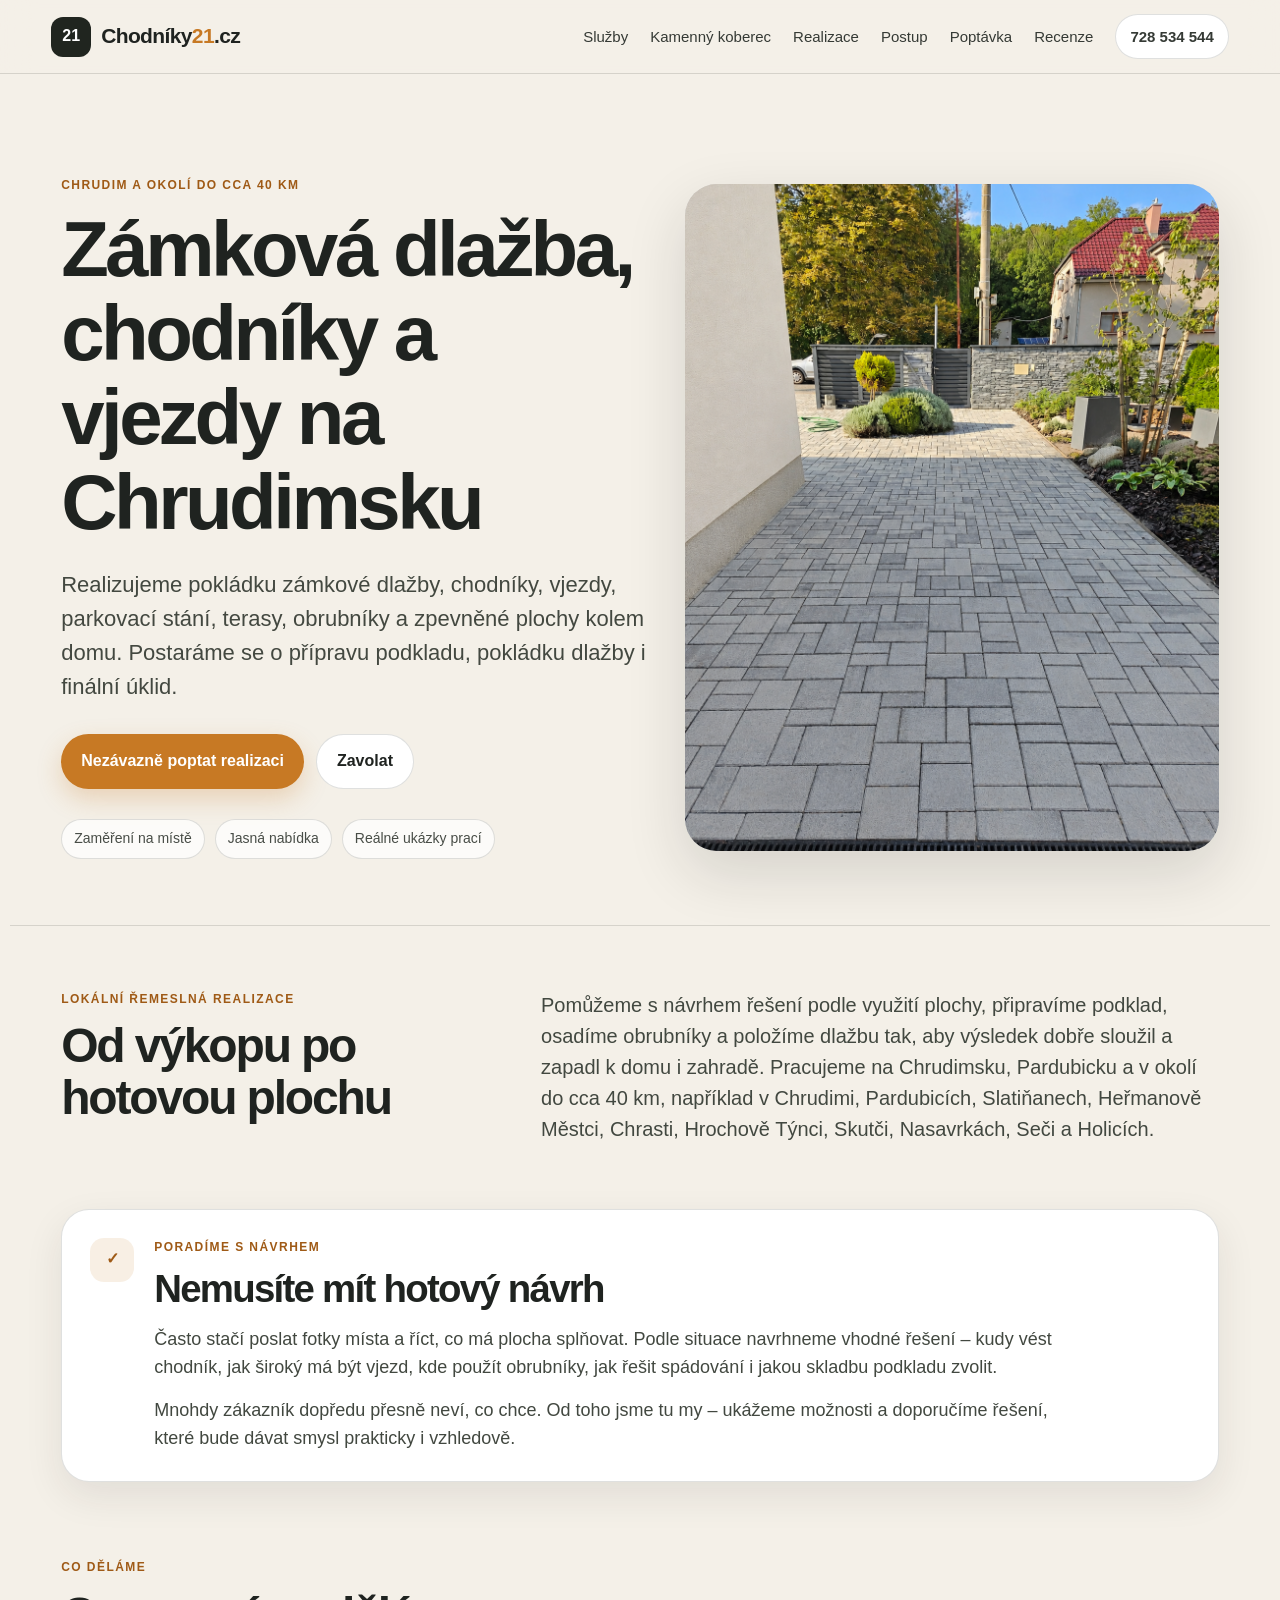
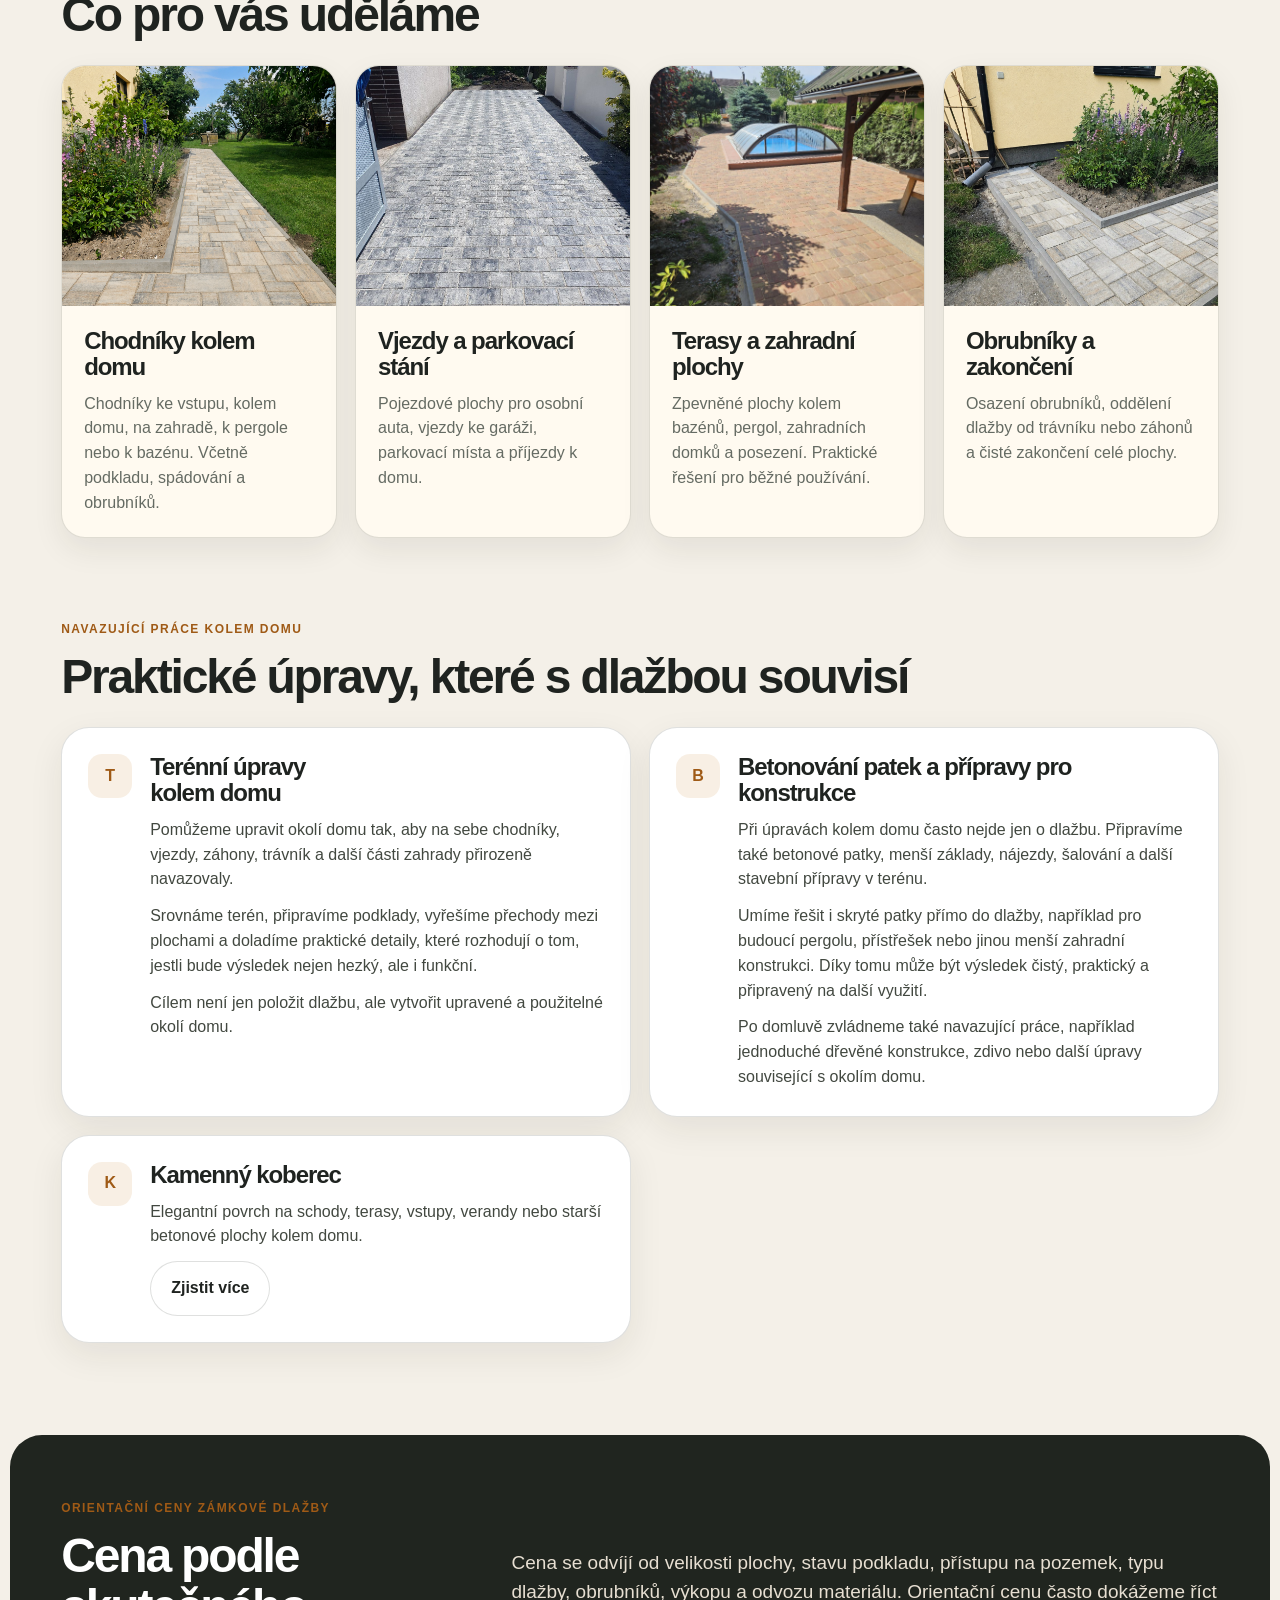
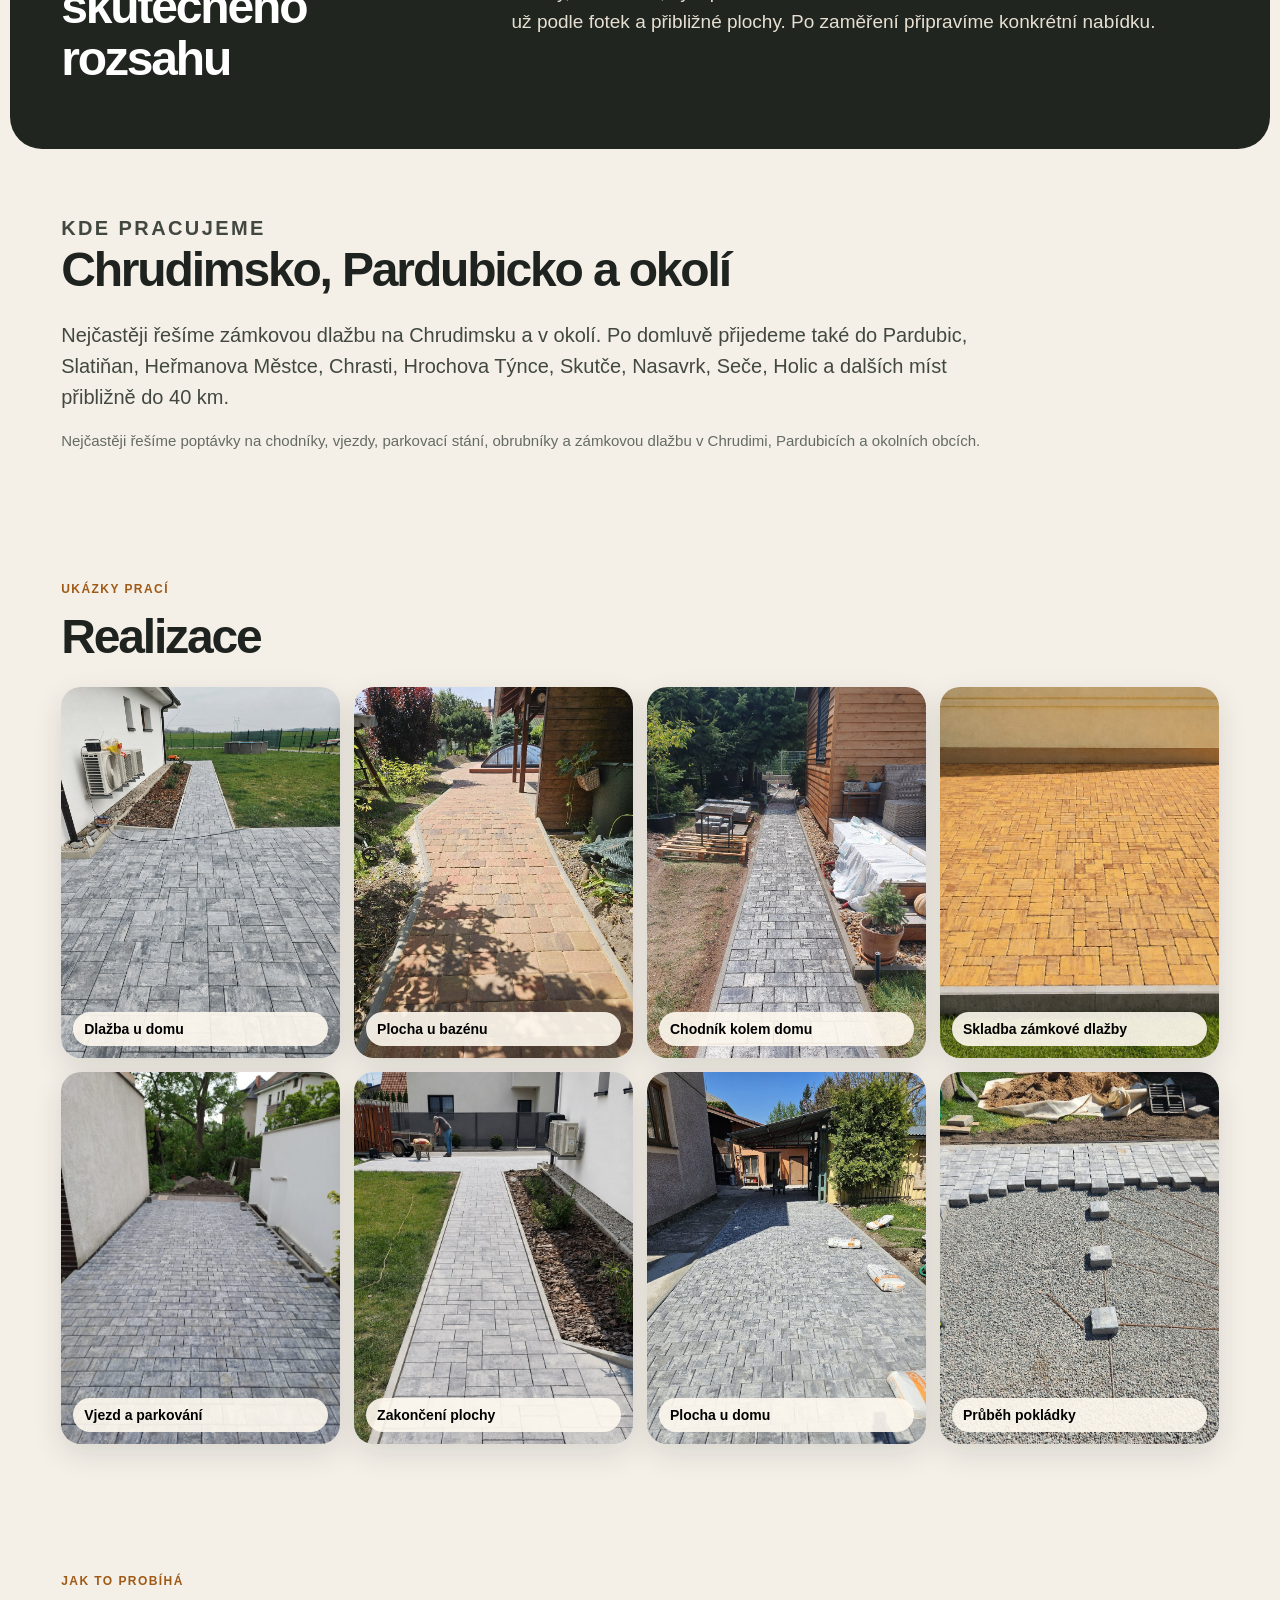
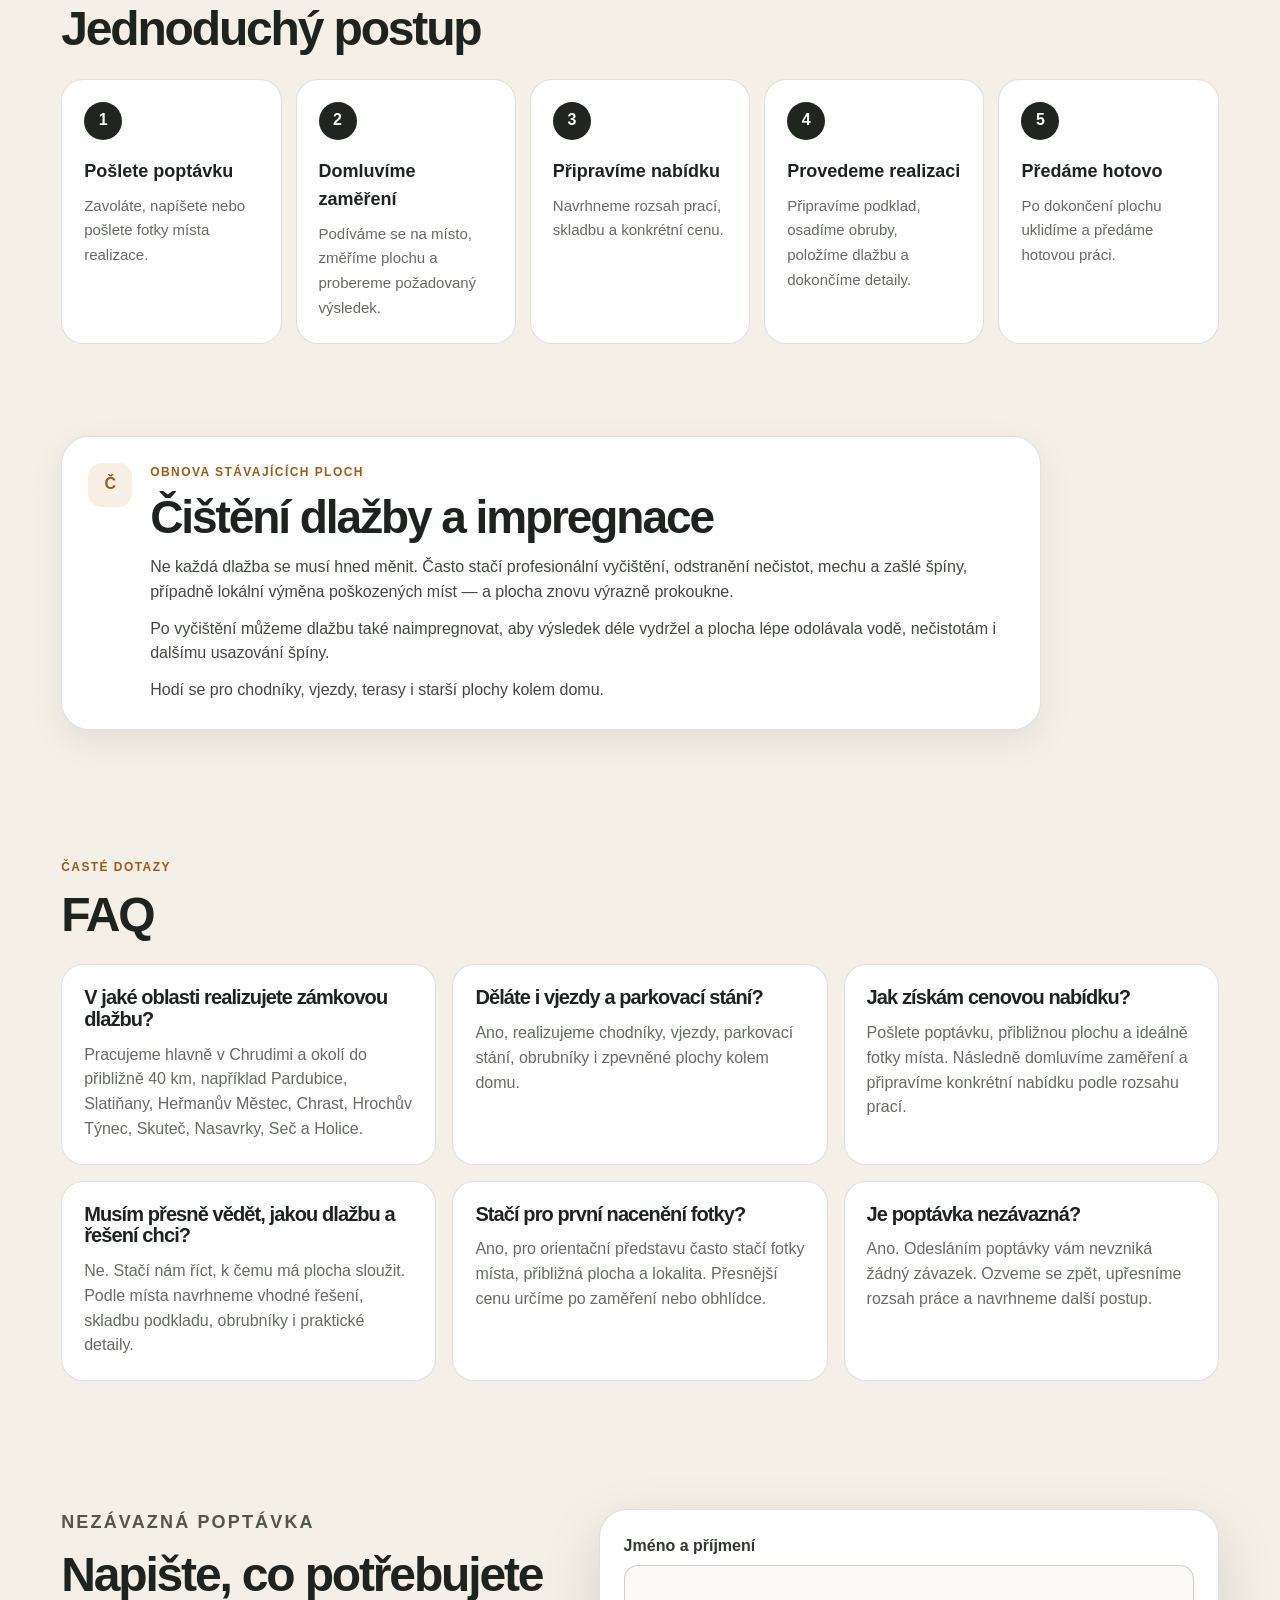
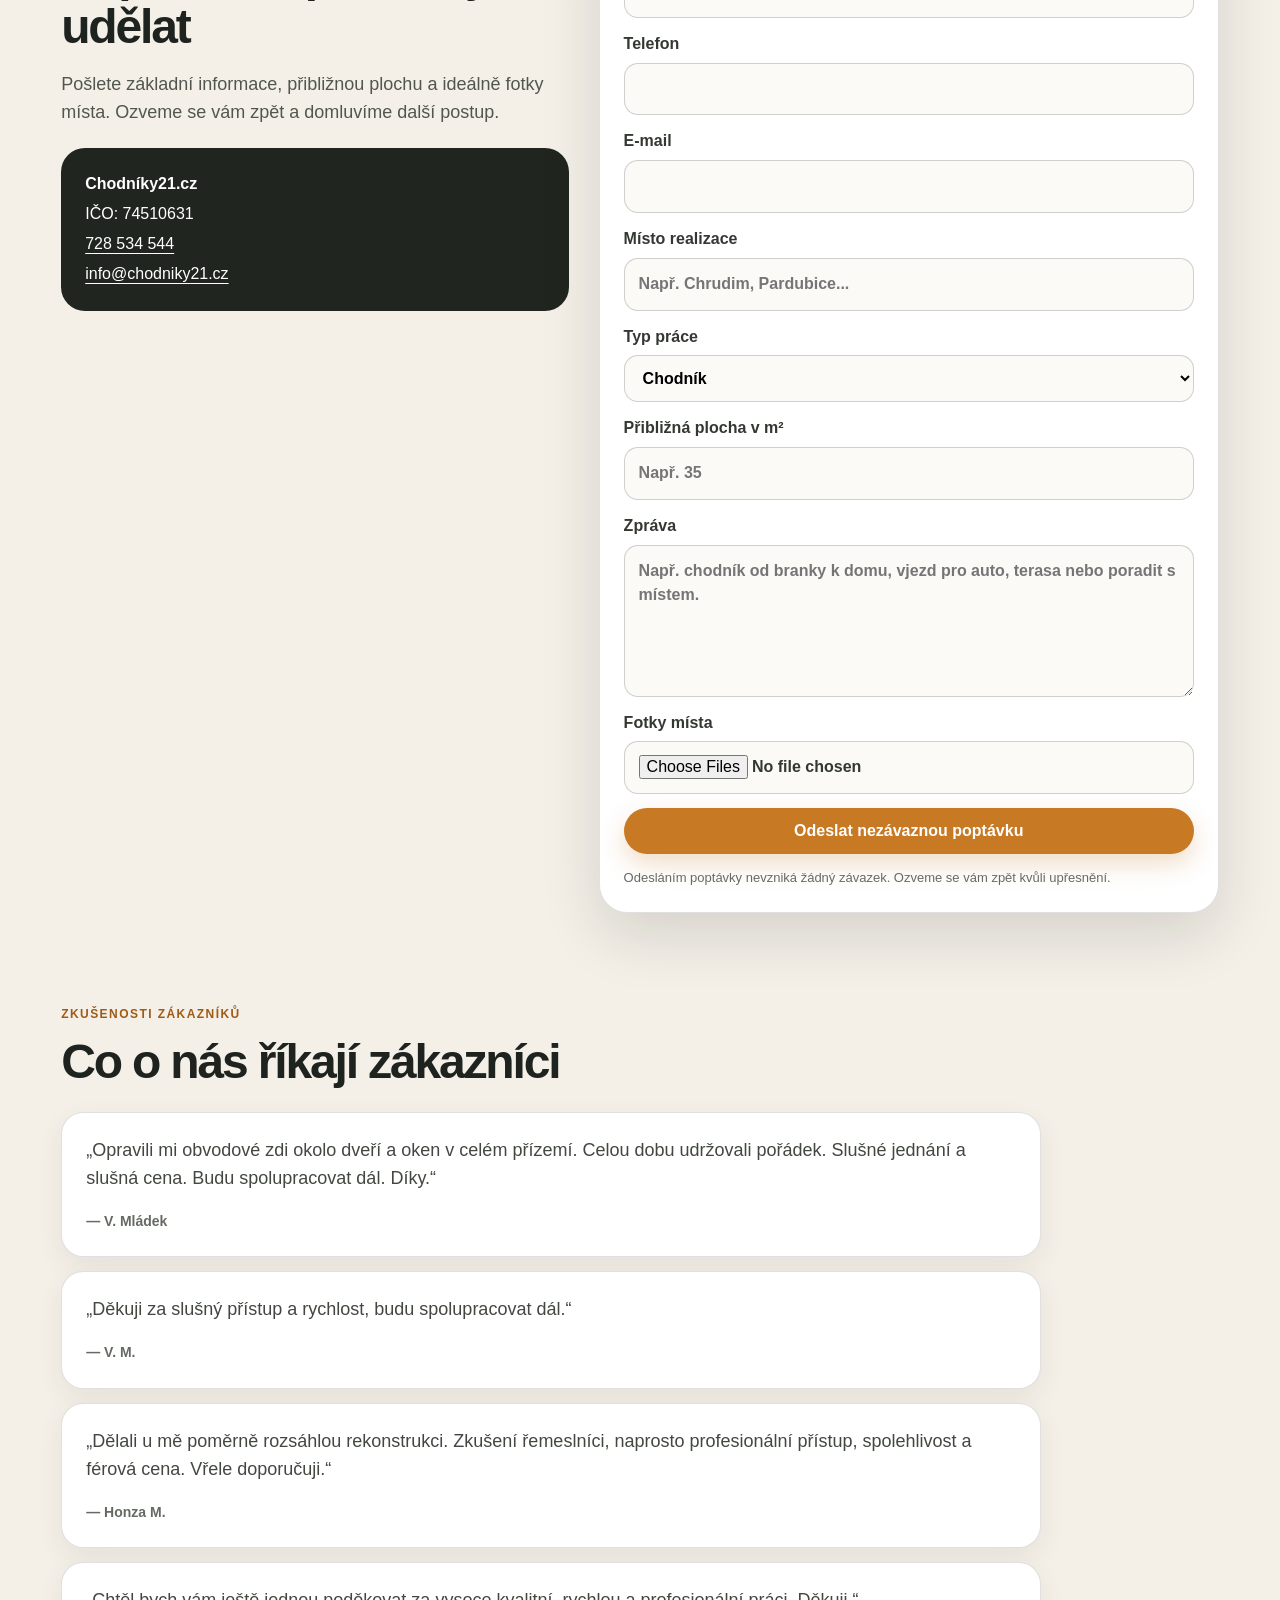
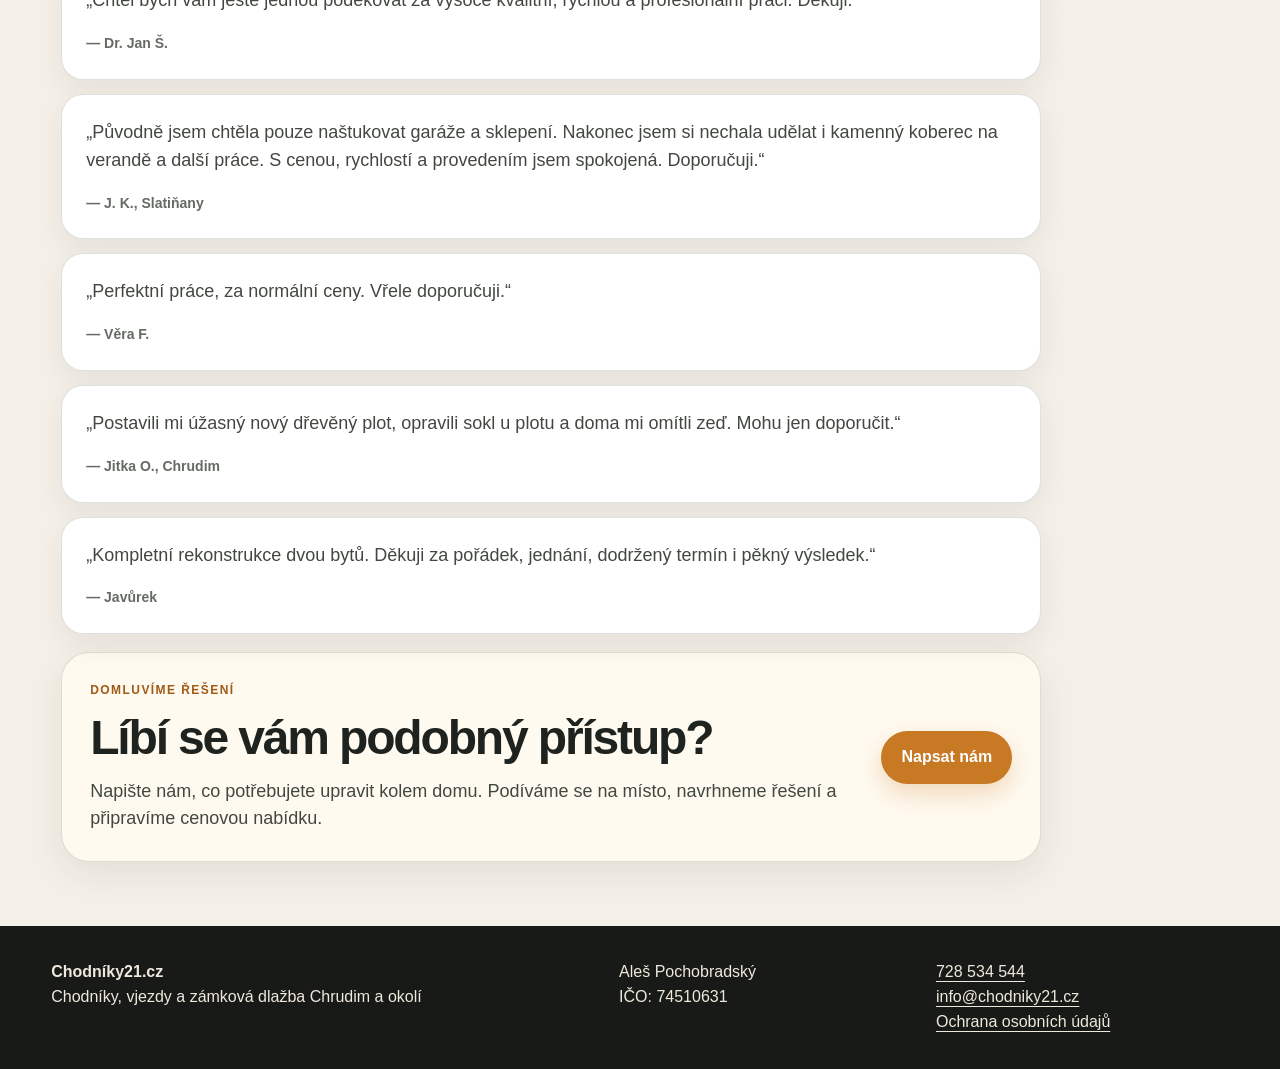
<file: index.html>
<!doctype html>
<html lang="cs">
<head>
  <meta charset="utf-8">
  <meta name="viewport" content="width=device-width, initial-scale=1">
  <meta http-equiv="Content-Security-Policy" content="upgrade-insecure-requests">
  <title>Zámková dlažba Chrudim | Chodníky, vjezdy a terénní úpravy</title>
  <meta name="description" content="Pokládka zámkové dlažby na Chrudimsku a Pardubicku. Chodníky, vjezdy, terasy, obrubníky, terénní úpravy, patky i čištění dlažby.">
  <link rel="canonical" href="https://chodniky21.cz/">
  <meta property="og:title" content="Chodníky21.cz | Zámková dlažba Chrudim a okolí">
  <meta property="og:description" content="Chodníky, vjezdy, parkovací stání, obrubníky a zpevněné plochy kolem domu. Zaměření, nabídka, realizace.">
  <meta property="og:type" content="website">
  <meta property="og:image" content="https://chodniky21.cz/assets/img/hero.png">
  <link rel="icon" href="assets/img/hero.png">
  <link rel="stylesheet" href="assets/css/style.css">
  <script type="application/ld+json">
  {
    "@context": "https://schema.org",
    "@type": "LocalBusiness",
    "name": "Chodníky21.cz",
    "image": "https://chodniky21.cz/assets/img/hero.png",
    "url": "https://chodniky21.cz/",
    "telephone": "+420728534544",
    "email": "info@chodniky21.cz",
    "founder": "Aleš Pochobradský",
    "identifier": "IČO 74510631",
    "areaServed": [
      "Chrudim",
      "Pardubice",
      "Slatiňany",
      "Heřmanův Městec",
      "Chrast",
      "Hrochův Týnec",
      "Skuteč",
      "Nasavrky",
      "Seč",
      "Holice"
    ],
    "serviceType": [
      "Pokládka zámkové dlažby",
      "Chodníky",
      "Vjezdy",
      "Parkovací stání",
      "Obrubníky",
      "Zpevněné plochy kolem domu",
      "Terasy a zahradní plochy",
      "Terénní úpravy kolem domu",
      "Betonování patek",
      "Přípravné stavební práce v terénu",
      "Čištění dlažby",
      "Impregnace dlažby"
    ],
    "address": {
      "@type": "PostalAddress",
      "addressLocality": "Chrudim",
      "addressCountry": "CZ"
    }
  }
  </script>
  <script type="application/ld+json">
  {
    "@context": "https://schema.org",
    "@type": "FAQPage",
    "mainEntity": [
      {
        "@type": "Question",
        "name": "V jaké oblasti realizujete zámkovou dlažbu?",
        "acceptedAnswer": {
          "@type": "Answer",
          "text": "Pracujeme hlavně v Chrudimi a okolí do přibližně 40 km, například Pardubice, Slatiňany, Heřmanův Městec, Chrast, Hrochův Týnec, Skuteč, Nasavrky, Seč a Holice."
        }
      },
      {
        "@type": "Question",
        "name": "Děláte i vjezdy a parkovací stání?",
        "acceptedAnswer": {
          "@type": "Answer",
          "text": "Ano, realizujeme chodníky, vjezdy, parkovací stání, obrubníky i zpevněné plochy kolem domu."
        }
      },
      {
        "@type": "Question",
        "name": "Jak získám cenovou nabídku?",
        "acceptedAnswer": {
          "@type": "Answer",
          "text": "Pošlete poptávku, přibližnou plochu a ideálně fotky místa. Následně domluvíme zaměření a připravíme konkrétní nabídku podle rozsahu prací."
        }
      },
      {
        "@type": "Question",
        "name": "Musím přesně vědět, jakou dlažbu a řešení chci?",
        "acceptedAnswer": {
          "@type": "Answer",
          "text": "Ne. Stačí nám říct, k čemu má plocha sloužit. Podle místa navrhneme vhodné řešení, skladbu podkladu, obrubníky i praktické detaily."
        }
      },
      {
        "@type": "Question",
        "name": "Stačí pro první nacenění fotky?",
        "acceptedAnswer": {
          "@type": "Answer",
          "text": "Ano, pro orientační představu často stačí fotky místa, přibližná plocha a lokalita. Přesnější cenu určíme po zaměření nebo obhlídce."
        }
      },
      {
        "@type": "Question",
        "name": "Je poptávka nezávazná?",
        "acceptedAnswer": {
          "@type": "Answer",
          "text": "Ano. Odesláním poptávky vám nevzniká žádný závazek. Ozveme se zpět, upřesníme rozsah práce a navrhneme další postup."
        }
      }
    ]
  }
  </script>
</head>
<body>
  <header class="site-header">
    <a class="brand" href="#top" aria-label="Chodníky21.cz domů">
      <span class="brand-mark">21</span>
      <span>Chodníky<span>21</span>.cz</span>
    </a>
    <nav class="nav" aria-label="Hlavní navigace">
      <a href="#sluzby">Služby</a>
      <a href="/kamenny-koberec/">Kamenný koberec</a>
      <a href="#realizace">Realizace</a>
      <a href="#postup">Postup</a>
      <a href="#poptavka">Poptávka</a>
      <a href="#recenze">Recenze</a>
      <a class="nav-call" href="tel:+420728534544">728 534 544</a>
    </nav>
  </header>

  <main id="top">
    <section class="hero">
      <div class="hero-content">
        <p class="eyebrow">Chrudim a okolí do cca 40 km</p>
        <h1>Zámková dlažba, chodníky a vjezdy na Chrudimsku</h1>
        <p class="lead">Realizujeme pokládku zámkové dlažby, chodníky, vjezdy, parkovací stání, terasy, obrubníky a zpevněné plochy kolem domu. Postaráme se o přípravu podkladu, pokládku dlažby i finální úklid.</p>
        <div class="hero-actions">
          <a class="btn btn-primary" href="#poptavka">Nezávazně poptat realizaci</a>
          <a class="btn btn-secondary" href="tel:+420728534544">Zavolat</a>
        </div>
        <div class="trust-row" aria-label="Výhody">
          <span>Zaměření na místě</span>
          <span>Jasná nabídka</span>
          <span>Reálné ukázky prací</span>
        </div>
      </div>
      <div class="hero-photo">
        <img src="assets/img/hero.png" alt="Hotová zámková dlažba u rodinného domu v Chrudimi" loading="eager">
      </div>
    </section>

    <section class="section intro">
      <div>
        <p class="eyebrow">Lokální řemeslná realizace</p>
        <h2>Od výkopu po hotovou plochu</h2>
      </div>
      <p>Pomůžeme s návrhem řešení podle využití plochy, připravíme podklad, osadíme obrubníky a položíme dlažbu tak, aby výsledek dobře sloužil a zapadl k domu i zahradě. Pracujeme na Chrudimsku, Pardubicku a v okolí do cca 40 km, například v Chrudimi, Pardubicích, Slatiňanech, Heřmanově Městci, Chrasti, Hrochově Týnci, Skutči, Nasavrkách, Seči a Holicích.</p>
    </section>

    <section class="section advice-section">
      <div class="advice-card">
        <div class="advice-mark" aria-hidden="true">✓</div>
        <div>
          <p class="eyebrow">Poradíme s návrhem</p>
          <h2>Nemusíte mít hotový návrh</h2>
          <p>Často stačí poslat fotky místa a říct, co má plocha splňovat. Podle situace navrhneme vhodné řešení – kudy vést chodník, jak široký má být vjezd, kde použít obrubníky, jak řešit spádování i jakou skladbu podkladu zvolit.</p>
          <p>Mnohdy zákazník dopředu přesně neví, co chce. Od toho jsme tu my – ukážeme možnosti a doporučíme řešení, které bude dávat smysl prakticky i vzhledově.</p>
        </div>
      </div>
    </section>

    <section class="section services-section" id="sluzby">
      <div class="section-head">
        <p class="eyebrow">Co děláme</p>
        <h2>Co pro vás uděláme</h2>
      </div>
      <div class="cards">
        <article class="card">
          <img src="assets/img/chodnik-dum.png" alt="Chodník kolem domu ze zámkové dlažby" loading="lazy">
          <div>
            <h3>Chodníky kolem domu</h3>
            <p>Chodníky ke vstupu, kolem domu, na zahradě, k pergole nebo k bazénu. Včetně podkladu, spádování a obrubníků.</p>
          </div>
        </article>
        <article class="card">
          <img src="assets/img/vjezd-plocha.jpg" alt="Vjezd a parkovací plocha ze zámkové dlažby" loading="lazy">
          <div>
            <h3>Vjezdy a parkovací stání</h3>
            <p>Pojezdové plochy pro osobní auta, vjezdy ke garáži, parkovací místa a příjezdy k domu.</p>
          </div>
        </article>
        <article class="card">
          <img src="assets/img/bazen-terasa.jpg" alt="Zpevněná plocha kolem bazénu" loading="lazy">
          <div>
            <h3>Terasy a zahradní plochy</h3>
            <p>Zpevněné plochy kolem bazénů, pergol, zahradních domků a posezení. Praktické řešení pro běžné používání.</p>
          </div>
        </article>
        <article class="card">
          <img src="assets/img/obrubnik-detail.png" alt="Obrubník a čisté zakončení dlažby" loading="lazy">
          <div>
            <h3>Obrubníky a zakončení</h3>
            <p>Osazení obrubníků, oddělení dlažby od trávníku nebo záhonů a čisté zakončení celé plochy.</p>
          </div>
        </article>
      </div>
    </section>

    <section class="section related-services">
      <div class="section-head">
        <p class="eyebrow">Navazující práce kolem domu</p>
        <h2>Praktické úpravy, které s dlažbou souvisí</h2>
      </div>
      <div class="service-panels">
        <article class="service-panel">
          <span class="service-icon" aria-hidden="true">T</span>
          <div>
            <h3>Terénní úpravy<br>kolem domu</h3>
            <p>Pomůžeme upravit okolí domu tak, aby na sebe chodníky, vjezdy, záhony, trávník a další části zahrady přirozeně navazovaly.</p>
            <p>Srovnáme terén, připravíme podklady, vyřešíme přechody mezi plochami a doladíme praktické detaily, které rozhodují o tom, jestli bude výsledek nejen hezký, ale i funkční.</p>
            <p>Cílem není jen položit dlažbu, ale vytvořit upravené a použitelné okolí domu.</p>
          </div>
        </article>
        <article class="service-panel">
          <span class="service-icon" aria-hidden="true">B</span>
          <div>
            <h3>Betonování patek a přípravy pro konstrukce</h3>
            <p>Při úpravách kolem domu často nejde jen o dlažbu. Připravíme také betonové patky, menší základy, nájezdy, šalování a další stavební přípravy v terénu.</p>
            <p>Umíme řešit i skryté patky přímo do dlažby, například pro budoucí pergolu, přístřešek nebo jinou menší zahradní konstrukci. Díky tomu může být výsledek čistý, praktický a připravený na další využití.</p>
            <p>Po domluvě zvládneme také navazující práce, například jednoduché dřevěné konstrukce, zdivo nebo další úpravy související s okolím domu.</p>
          </div>
        </article>
        <article class="service-panel">
          <span class="service-icon" aria-hidden="true">K</span>
          <div>
            <h3>Kamenný koberec</h3>
            <p>Elegantní povrch na schody, terasy, vstupy, verandy nebo starší betonové plochy kolem domu.</p>
            <p><a class="btn btn-secondary" href="/kamenny-koberec/">Zjistit více</a></p>
          </div>
        </article>
      </div>
    </section>

    <section class="section dark-band">
      <div>
        <p class="eyebrow">Orientační ceny zámkové dlažby</p>
        <h2>Cena podle skutečného rozsahu</h2>
      </div>
      <p>Cena se odvíjí od velikosti plochy, stavu podkladu, přístupu na pozemek, typu dlažby, obrubníků, výkopu a odvozu materiálu. Orientační cenu často dokážeme říct už podle fotek a přibližné plochy. Po zaměření připravíme konkrétní nabídku.</p>
    </section>

    <section class="section service-area">
      <div class="section-head">
        <p class="eyebrow">Kde pracujeme</p>
        <h2>Chrudimsko, Pardubicko a okolí</h2>
      </div>
      <p>Nejčastěji řešíme zámkovou dlažbu na Chrudimsku a v okolí. Po domluvě přijedeme také do Pardubic, Slatiňan, Heřmanova Městce, Chrasti, Hrochova Týnce, Skutče, Nasavrk, Seče, Holic a dalších míst přibližně do 40 km.</p>
      <p class="local-phrases">Nejčastěji řešíme poptávky na chodníky, vjezdy, parkovací stání, obrubníky a zámkovou dlažbu v Chrudimi, Pardubicích a okolních obcích.</p>
    </section>

    <section class="section" id="realizace">
      <div class="section-head">
        <p class="eyebrow">Ukázky prací</p>
        <h2>Realizace</h2>
      </div>
      <div class="gallery">
        <button class="gallery-item" data-full="assets/img/dlazba-novostavba.jpg"><img src="assets/img/dlazba-novostavba.jpg" alt="Zámková dlažba u novostavby" loading="lazy"><span>Dlažba u domu</span></button>
        <button class="gallery-item" data-full="assets/img/bazen-detail.jpg"><img src="assets/img/bazen-detail.jpg" alt="Dlažba u bazénu" loading="lazy"><span>Plocha u bazénu</span></button>
        <button class="gallery-item" data-full="assets/img/chodnik-dreveny-dum.jpg"><img src="assets/img/chodnik-dreveny-dum.jpg" alt="Dlouhý chodník kolem domu" loading="lazy"><span>Chodník kolem domu</span></button>
        <button class="gallery-item" data-full="assets/img/skladba-dlazby.jpg"><img src="assets/img/skladba-dlazby.jpg" alt="Složitější skladba zámkové dlažby u domu" loading="lazy"><span>Skladba zámkové dlažby</span></button>
        <button class="gallery-item" data-full="assets/img/parkovani-realizace.jpg"><img src="assets/img/parkovani-realizace.jpg" alt="Parkovací plocha a vjezd" loading="lazy"><span>Vjezd a parkování</span></button>
        <button class="gallery-item" data-full="assets/img/zakonceni-plochy.jpg"><img src="assets/img/zakonceni-plochy.jpg" alt="Zakončení dlažby a obruby" loading="lazy"><span>Zakončení plochy</span></button>
        <button class="gallery-item" data-full="assets/img/plocha-u-domu.jpg"><img src="assets/img/plocha-u-domu.jpg" alt="Zpevněná plocha u domu" loading="lazy"><span>Plocha u domu</span></button>
        <button class="gallery-item" data-full="assets/img/pokladka-dlazby.jpg"><img src="assets/img/pokladka-dlazby.jpg" alt="Průběh realizace dlažby" loading="lazy"><span>Průběh pokládky</span></button>
      </div>
    </section>

    <section class="section steps" id="postup">
      <div class="section-head">
        <p class="eyebrow">Jak to probíhá</p>
        <h2>Jednoduchý postup</h2>
      </div>
      <ol>
        <li><strong>Pošlete poptávku</strong><span>Zavoláte, napíšete nebo pošlete fotky místa realizace.</span></li>
        <li><strong>Domluvíme zaměření</strong><span>Podíváme se na místo, změříme plochu a probereme požadovaný výsledek.</span></li>
        <li><strong>Připravíme nabídku</strong><span>Navrhneme rozsah prací, skladbu a konkrétní cenu.</span></li>
        <li><strong>Provedeme realizaci</strong><span>Připravíme podklad, osadíme obruby, položíme dlažbu a dokončíme detaily.</span></li>
        <li><strong>Předáme hotovo</strong><span>Po dokončení plochu uklidíme a předáme hotovou práci.</span></li>
      </ol>
    </section>

    <section class="section cleaning-section">
      <div class="cleaning-card">
        <span class="service-icon" aria-hidden="true">Č</span>
        <div>
          <p class="eyebrow">Obnova stávajících ploch</p>
          <h2>Čištění dlažby a impregnace</h2>
          <p>Ne každá dlažba se musí hned měnit. Často stačí profesionální vyčištění, odstranění nečistot, mechu a zašlé špíny, případně lokální výměna poškozených míst — a plocha znovu výrazně prokoukne.</p>
          <p>Po vyčištění můžeme dlažbu také naimpregnovat, aby výsledek déle vydržel a plocha lépe odolávala vodě, nečistotám i dalšímu usazování špíny.</p>
          <p>Hodí se pro chodníky, vjezdy, terasy i starší plochy kolem domu.</p>
        </div>
      </div>
    </section>

    <section class="section faq" id="faq">
      <div class="section-head">
        <p class="eyebrow">Časté dotazy</p>
        <h2>FAQ</h2>
      </div>
      <div class="faq-list">
        <article>
          <h3>V jaké oblasti realizujete zámkovou dlažbu?</h3>
          <p>Pracujeme hlavně v Chrudimi a okolí do přibližně 40 km, například Pardubice, Slatiňany, Heřmanův Městec, Chrast, Hrochův Týnec, Skuteč, Nasavrky, Seč a Holice.</p>
        </article>
        <article>
          <h3>Děláte i vjezdy a parkovací stání?</h3>
          <p>Ano, realizujeme chodníky, vjezdy, parkovací stání, obrubníky i zpevněné plochy kolem domu.</p>
        </article>
        <article>
          <h3>Jak získám cenovou nabídku?</h3>
          <p>Pošlete poptávku, přibližnou plochu a ideálně fotky místa. Následně domluvíme zaměření a připravíme konkrétní nabídku podle rozsahu prací.</p>
        </article>
        <article>
          <h3>Musím přesně vědět, jakou dlažbu a řešení chci?</h3>
          <p>Ne. Stačí nám říct, k čemu má plocha sloužit. Podle místa navrhneme vhodné řešení, skladbu podkladu, obrubníky i praktické detaily.</p>
        </article>
        <article>
          <h3>Stačí pro první nacenění fotky?</h3>
          <p>Ano, pro orientační představu často stačí fotky místa, přibližná plocha a lokalita. Přesnější cenu určíme po zaměření nebo obhlídce.</p>
        </article>
        <article>
          <h3>Je poptávka nezávazná?</h3>
          <p>Ano. Odesláním poptávky vám nevzniká žádný závazek. Ozveme se zpět, upřesníme rozsah práce a navrhneme další postup.</p>
        </article>
      </div>
    </section>

    <section class="section contact-section" id="poptavka">
      <div class="contact-copy">
        <p class="eyebrow">Nezávazná poptávka</p>
        <h2>Napište, co potřebujete udělat</h2>
        <p>Pošlete základní informace, přibližnou plochu a ideálně fotky místa. Ozveme se vám zpět a domluvíme další postup.</p>
        <div class="contact-box">
          <strong>Chodníky21.cz</strong>
          <span>IČO: 74510631</span>
          <a href="tel:+420728534544">728 534 544</a>
          <a href="mailto:info@chodniky21.cz">info@chodniky21.cz</a>
        </div>
      </div>
      <form class="form" name="poptavka" action="https://formspree.io/f/xaqggron" method="POST" enctype="multipart/form-data" data-formspree-form>
        <input type="hidden" name="_subject" value="Nová poptávka z Chodníky21.cz">
        <input type="hidden" name="_template" value="table">
        <input type="hidden" name="_captcha" value="false">
        <input type="hidden" name="_next" value="https://chodniky21.cz/dekujeme/">
        <input type="text" name="_honey" style="display:none">
        <label>Jméno a příjmení<input required name="Jméno" autocomplete="name"></label>
        <label>Telefon<input required name="Telefon" autocomplete="tel"></label>
        <label>E-mail<input name="E-mail" type="email" autocomplete="email"></label>
        <label>Místo realizace<input name="Místo realizace" placeholder="Např. Chrudim, Pardubice..."></label>
        <label>Typ práce<select name="Typ práce">
          <option>Chodník</option>
          <option>Vjezd / parkovací stání</option>
          <option>Terasa / plocha kolem domu</option>
          <option>Obrubníky</option>
          <option>Oprava staré dlažby</option>
          <option>Jiné</option>
        </select></label>
        <label>Přibližná plocha v m²<input name="Přibližná plocha" inputmode="decimal" placeholder="Např. 35"></label>
        <label>Zpráva<textarea name="Zpráva" rows="5" placeholder="Např. chodník od branky k domu, vjezd pro auto, terasa nebo poradit s místem."></textarea></label>
        <label>Fotky místa<input name="Fotky" type="file" accept="image/*" multiple></label>
        <button class="btn btn-primary" type="submit">Odeslat nezávaznou poptávku</button>
        <p class="form-note">Odesláním poptávky nevzniká žádný závazek. Ozveme se vám zpět kvůli upřesnění.</p>
      </form>
    </section>

    <section class="section reviews-section" id="recenze">
      <div class="section-head">
        <p class="eyebrow">Zkušenosti zákazníků</p>
        <h2>Co o nás říkají zákazníci</h2>
      </div>
      <div class="review-list">
        <article class="review-card">
          <p>„Opravili mi obvodové zdi okolo dveří a oken v celém přízemí. Celou dobu udržovali pořádek. Slušné jednání a slušná cena. Budu spolupracovat dál. Díky.“</p>
          <span>— V. Mládek</span>
        </article>
        <article class="review-card">
          <p>„Děkuji za slušný přístup a rychlost, budu spolupracovat dál.“</p>
          <span>— V. M.</span>
        </article>
        <article class="review-card">
          <p>„Dělali u mě poměrně rozsáhlou rekonstrukci. Zkušení řemeslníci, naprosto profesionální přístup, spolehlivost a férová cena. Vřele doporučuji.“</p>
          <span>— Honza M.</span>
        </article>
        <article class="review-card">
          <p>„Chtěl bych vám ještě jednou poděkovat za vysoce kvalitní, rychlou a profesionální práci. Děkuji.“</p>
          <span>— Dr. Jan Š.</span>
        </article>
        <article class="review-card">
          <p>„Původně jsem chtěla pouze naštukovat garáže a sklepení. Nakonec jsem si nechala udělat i kamenný koberec na verandě a další práce. S cenou, rychlostí a provedením jsem spokojená. Doporučuji.“</p>
          <span>— J. K., Slatiňany</span>
        </article>
        <article class="review-card">
          <p>„Perfektní práce, za normální ceny. Vřele doporučuji.“</p>
          <span>— Věra F.</span>
        </article>
        <article class="review-card">
          <p>„Postavili mi úžasný nový dřevěný plot, opravili sokl u plotu a doma mi omítli zeď. Mohu jen doporučit.“</p>
          <span>— Jitka O., Chrudim</span>
        </article>
        <article class="review-card">
          <p>„Kompletní rekonstrukce dvou bytů. Děkuji za pořádek, jednání, dodržený termín i pěkný výsledek.“</p>
          <span>— Javůrek</span>
        </article>
      </div>
      <div class="reviews-cta">
        <div>
          <p class="eyebrow">Domluvíme řešení</p>
          <h2>Líbí se vám podobný přístup?</h2>
          <p>Napište nám, co potřebujete upravit kolem domu. Podíváme se na místo, navrhneme řešení a připravíme cenovou nabídku.</p>
        </div>
        <a class="btn btn-primary" href="#poptavka">Napsat nám</a>
      </div>
    </section>
  </main>

  <footer class="footer">
    <div>
      <strong>Chodníky21.cz</strong><br>
      Chodníky, vjezdy a zámková dlažba Chrudim a okolí
    </div>
    <div>
      Aleš Pochobradský<br>
      IČO: 74510631
    </div>
    <div>
      <a href="tel:+420728534544">728 534 544</a><br>
      <a href="mailto:info@chodniky21.cz">info@chodniky21.cz</a><br>
      <a href="/ochrana-osobnich-udaju/">Ochrana osobních údajů</a>
    </div>
  </footer>

  <div class="mobile-cta" aria-hidden="true">
    <a class="btn btn-primary" href="#poptavka">Chci novou dlažbu</a>
  </div>

  <div class="lightbox" hidden>
    <button class="lightbox-close" aria-label="Zavřít fotku">×</button>
    <img alt="Zvětšená fotka realizace">
  </div>

  <script>
  (function () {
    const endpoint = 'https://formspree.io/f/xaqggron';
    const errorText = 'Poptávku se nepodařilo odeslat. Zavolejte prosím 728 534 544 nebo napište na info@chodniky21.cz.';
    const forms = document.querySelectorAll('form[data-formspree-form]');
    if (!forms.length) return;

    function buildFormData(form) {
      const source = new FormData(form);
      const data = new FormData();
      const selectedFiles = [];

      for (const [key, value] of source.entries()) {
        if (value instanceof File) {
          if (value.name) {
            selectedFiles.push(value.name);
          }
          continue;
        }

        data.append(key, value);
      }

      if (selectedFiles.length) {
        data.append('Fotky', 'Zákazník vybral fotku: ' + selectedFiles.join(', ') + '. Fotku si prosím vyžádejte odpovědí nebo po telefonu.');
      }

      return data;
    }

    forms.forEach(function (form) {
      form.setAttribute('action', endpoint);
      form.setAttribute('method', 'post');
      form.setAttribute('enctype', 'multipart/form-data');

      const submit = form.querySelector('button[type="submit"], input[type="submit"]');
      const status = document.createElement('p');
      status.className = 'form-status';
      status.setAttribute('role', 'alert');
      status.hidden = true;

      if (submit && submit.parentNode) {
        submit.parentNode.insertBefore(status, submit.nextSibling);
      } else {
        form.appendChild(status);
      }

      form.addEventListener('submit', function (event) {
        event.preventDefault();
        status.hidden = true;
        status.textContent = '';

        if (submit) {
          submit.disabled = true;
          submit.dataset.originalText = submit.textContent;
          submit.textContent = 'Odesílám...';
        }

        fetch(endpoint, {
          method: 'POST',
          body: buildFormData(form),
          headers: {
            Accept: 'application/json'
          }
        }).then(function (response) {
          if (response.ok) {
            window.location.href = '/dekujeme/';
            return;
          }
          throw new Error('Formspree error');
        }).catch(function () {
          status.textContent = errorText;
          status.hidden = false;
          if (submit) {
            submit.disabled = false;
            submit.textContent = submit.dataset.originalText || 'Odeslat';
          }
        });
      });
    });
  })();
  </script>
  <script src="assets/js/main.js"></script>
</body>
</html>
</file>
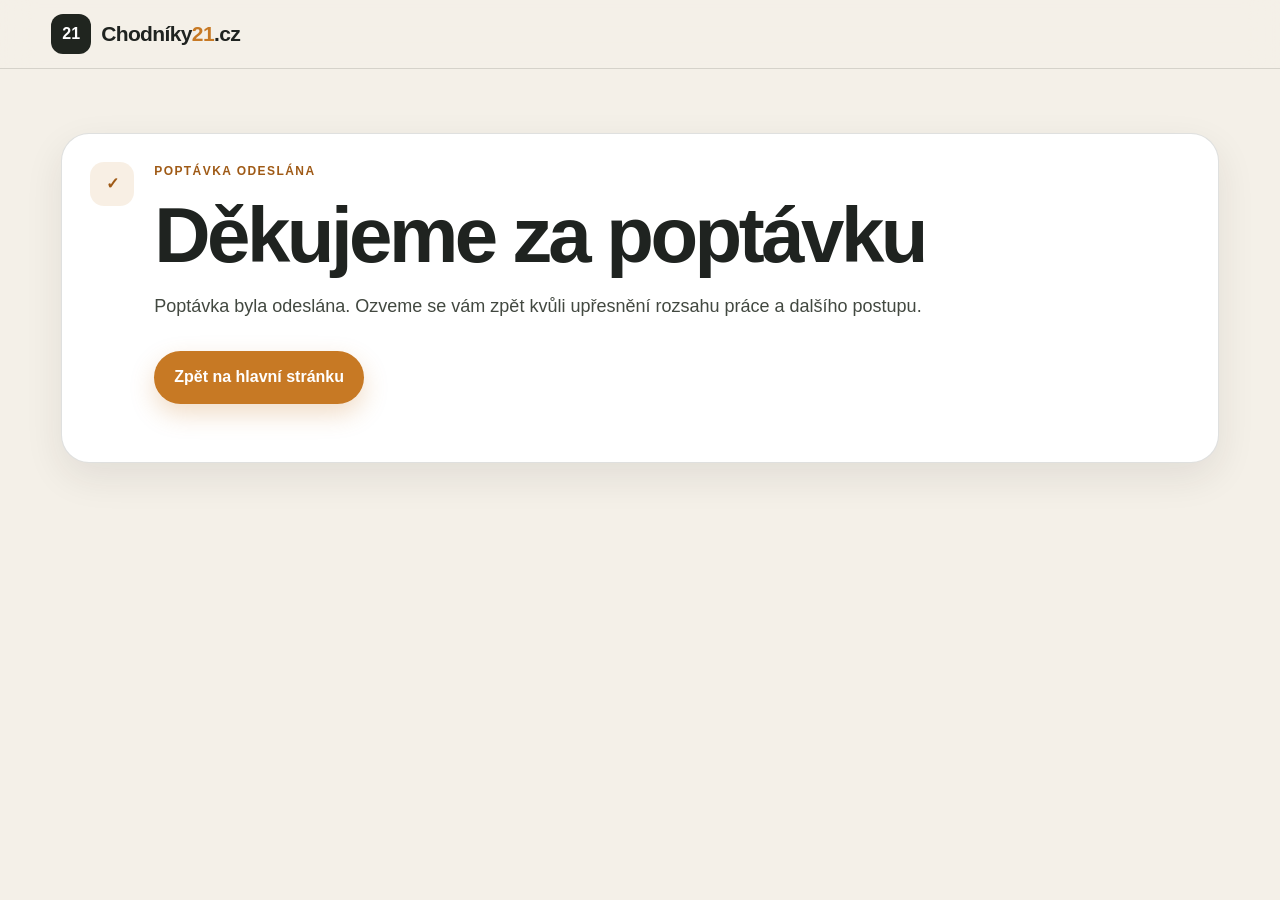
<file: dekujeme/index.html>
<!doctype html>
<html lang="cs">
<head>
  <meta charset="utf-8">
  <meta name="viewport" content="width=device-width, initial-scale=1">
  <title>Děkujeme za poptávku | Chodníky21.cz</title>
  <meta name="robots" content="noindex, follow">
  <link rel="canonical" href="https://chodniky21.cz/dekujeme/">
  <link rel="icon" href="../assets/img/hero.png">
  <link rel="stylesheet" href="../assets/css/style.css">
</head>
<body>
  <header class="site-header">
    <a class="brand" href="/" aria-label="Chodníky21.cz domů">
      <span class="brand-mark">21</span>
      <span>Chodníky<span>21</span>.cz</span>
    </a>
  </header>

  <main>
    <section class="section thanks-section">
      <div class="advice-card">
        <div class="advice-mark" aria-hidden="true">✓</div>
        <div>
          <p class="eyebrow">Poptávka odeslána</p>
          <h1>Děkujeme za poptávku</h1>
          <p>Poptávka byla odeslána. Ozveme se vám zpět kvůli upřesnění rozsahu práce a dalšího postupu.</p>
          <div class="hero-actions">
            <a class="btn btn-primary" href="/">Zpět na hlavní stránku</a>
          </div>
        </div>
      </div>
    </section>
  </main>
</body>
</html>
</file>
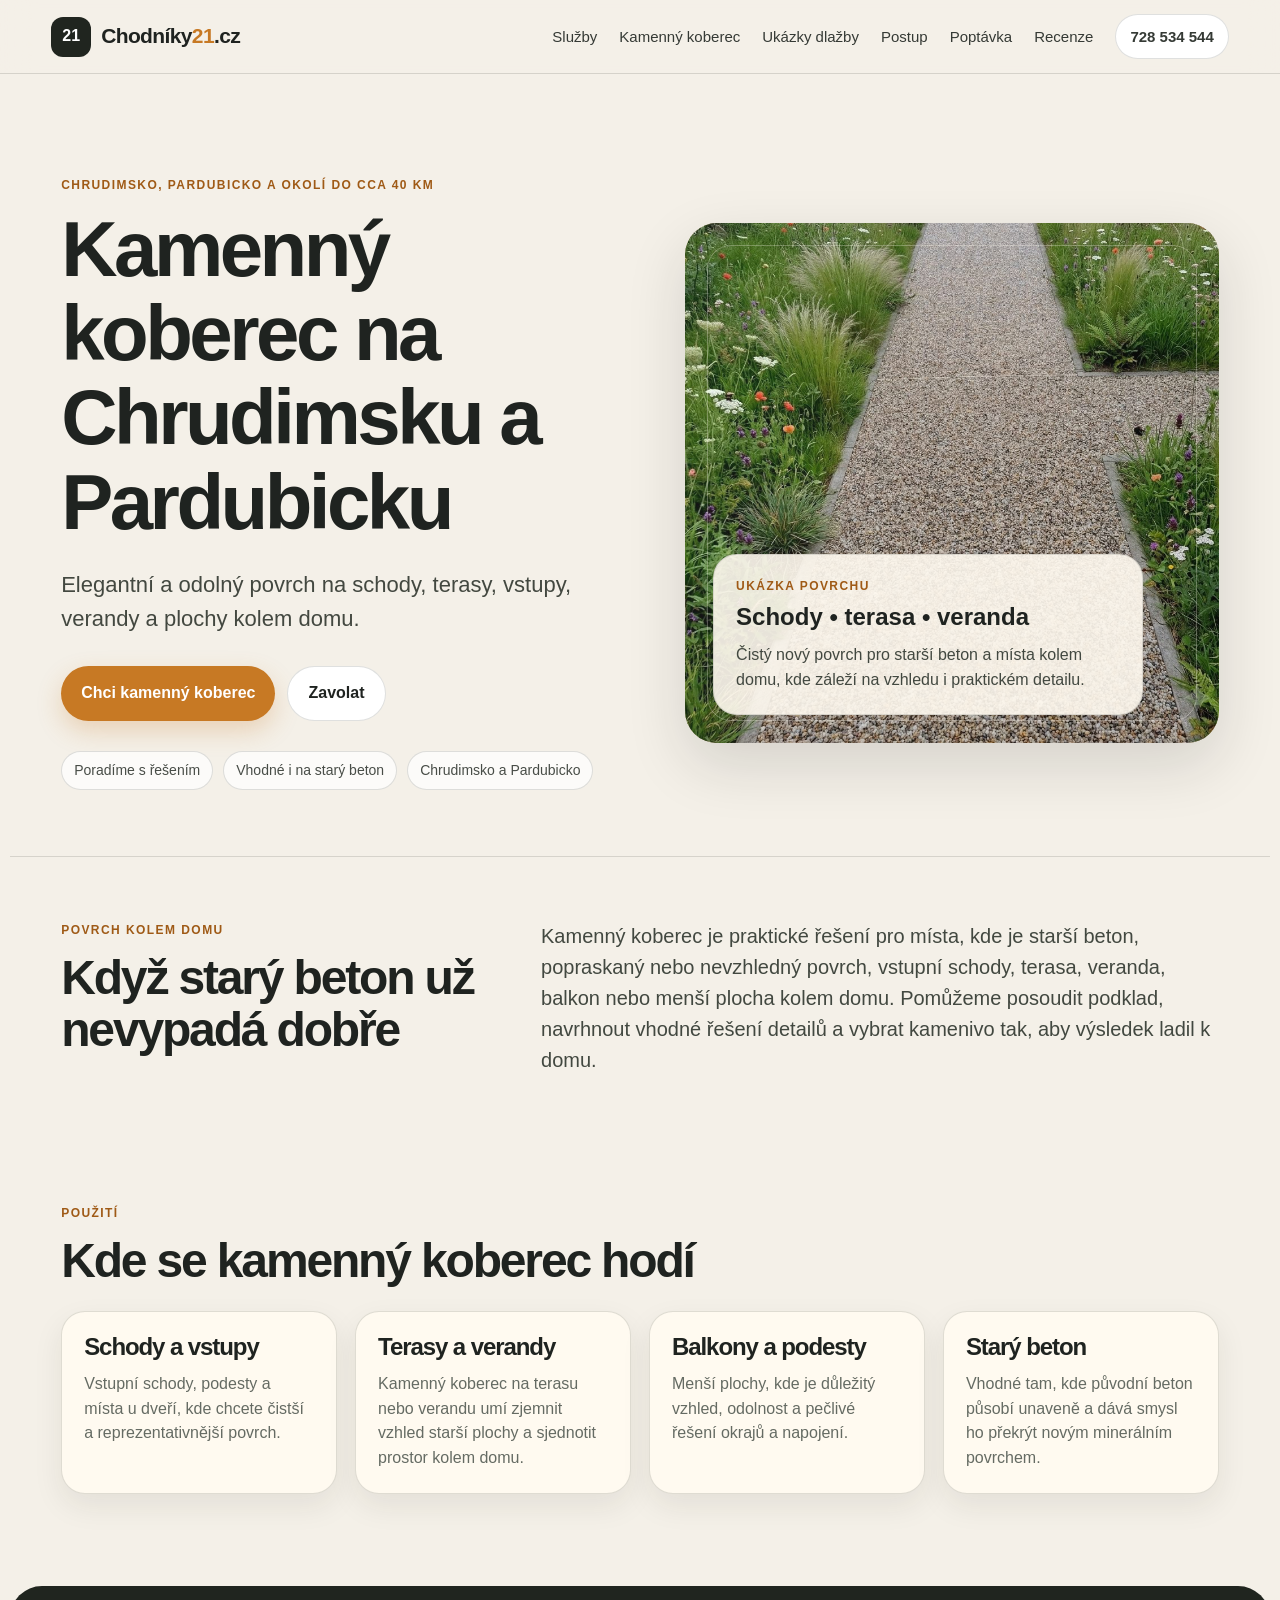
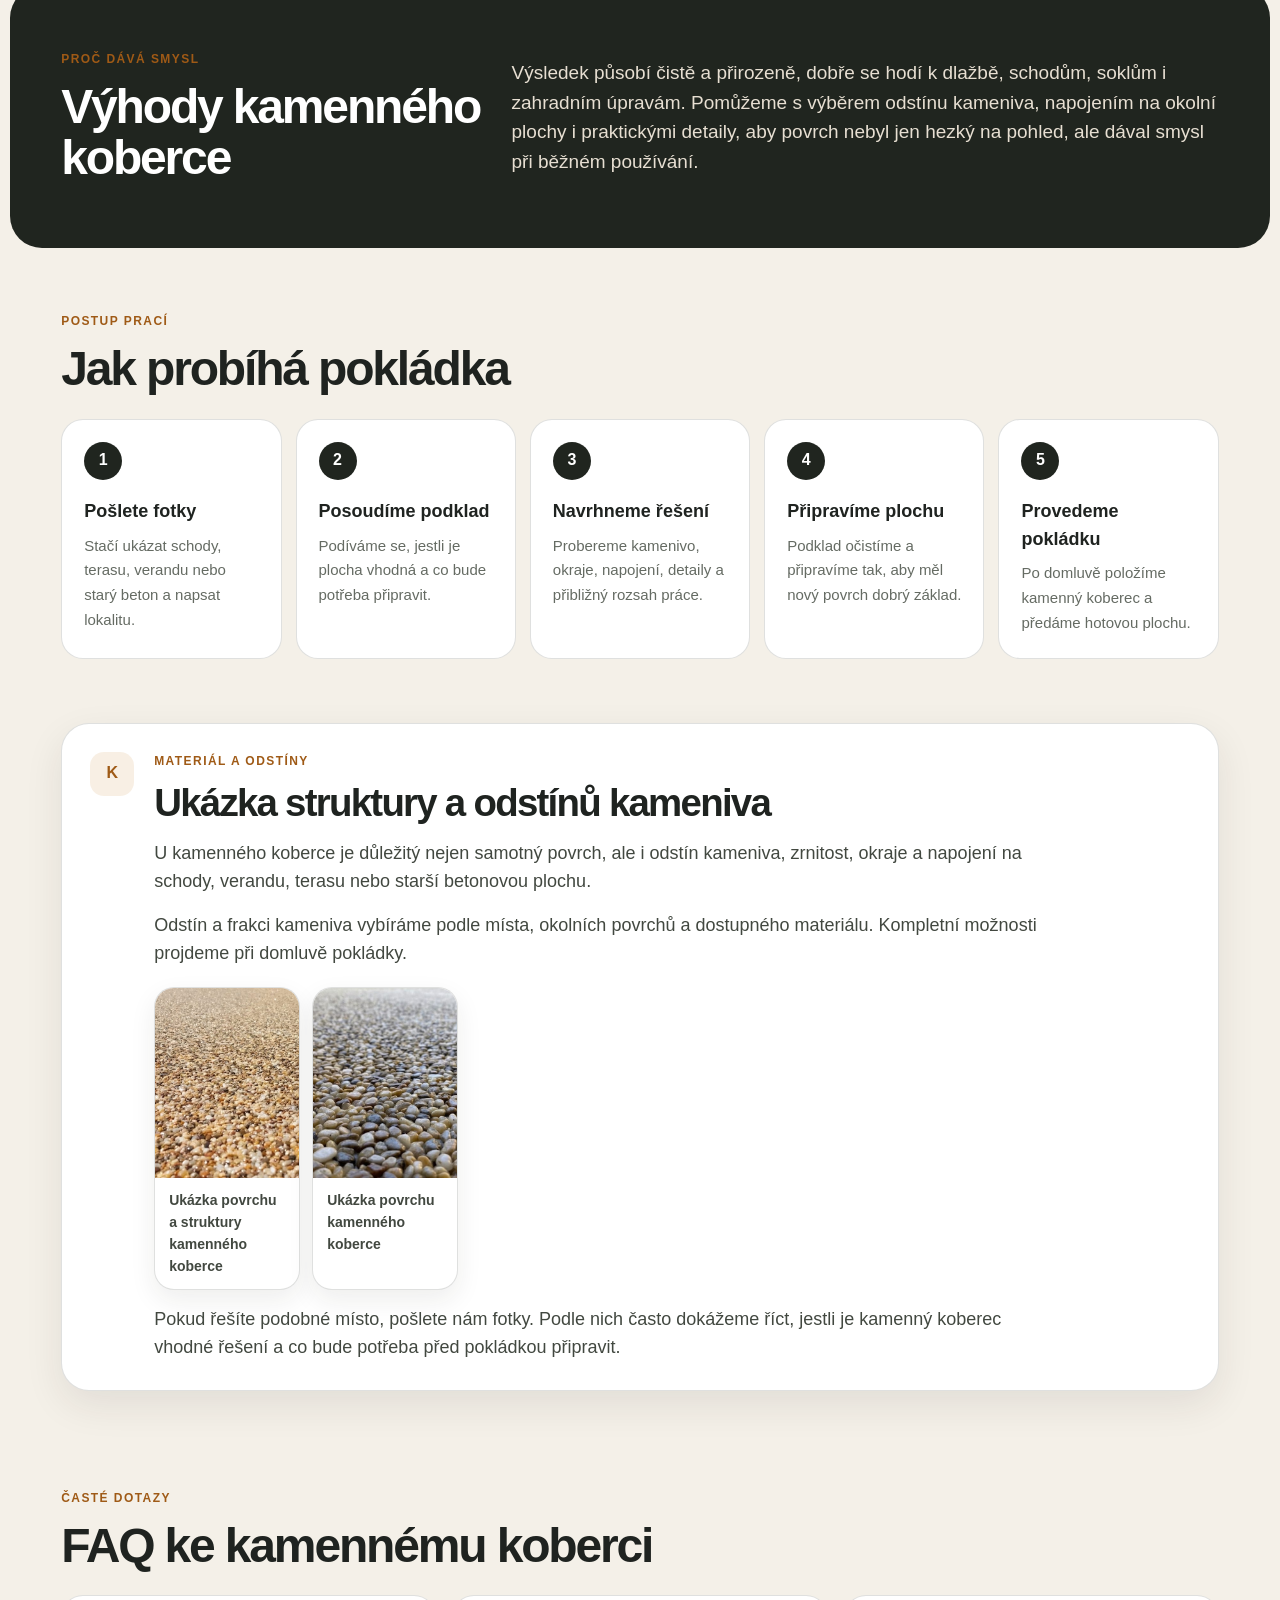
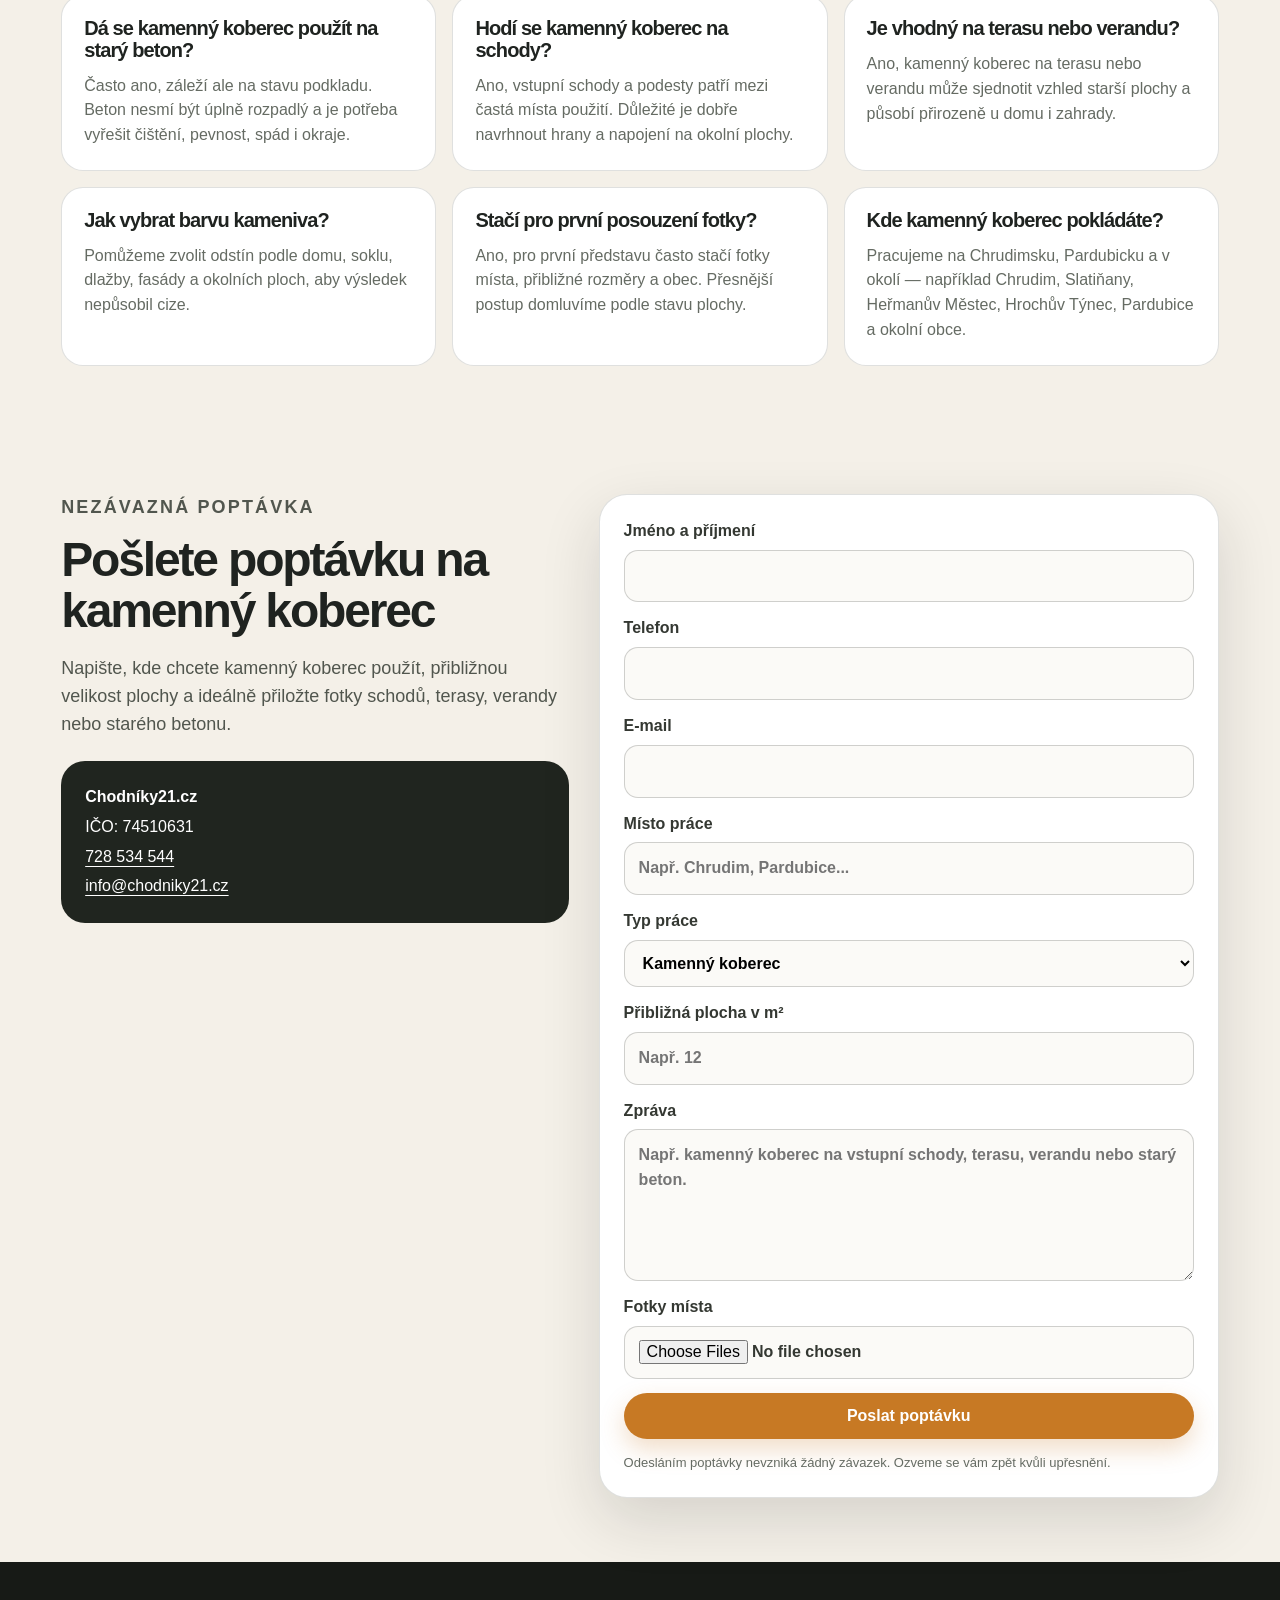
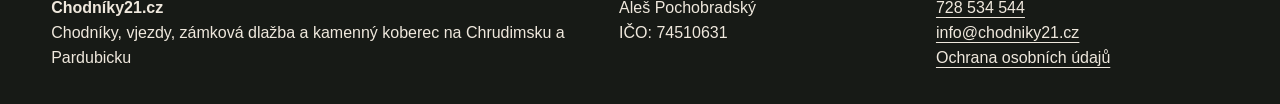
<file: kamenny-koberec/index.html>
<!doctype html>
<html lang="cs">
<head>
  <meta charset="utf-8">
  <meta name="viewport" content="width=device-width, initial-scale=1">
  <meta http-equiv="Content-Security-Policy" content="upgrade-insecure-requests">
  <title>Kamenný koberec Chrudimsko | Chrudim, Pardubice a okolí</title>
  <meta name="description" content="Kamenný koberec na Chrudimsku a Pardubicku. Elegantní povrch na schody, terasy, vstupy, verandy, balkony i starý beton kolem domu.">
  <link rel="canonical" href="https://chodniky21.cz/kamenny-koberec/">
  <meta property="og:title" content="Kamenný koberec na Chrudimsku a Pardubicku | Chodníky21.cz">
  <meta property="og:description" content="Odolný a čistý povrch na schody, terasy, vstupy, verandy a starší betonové plochy kolem domu.">
  <meta property="og:type" content="website">
  <meta property="og:image" content="https://chodniky21.cz/assets/img/hero.png">
  <link rel="icon" href="../assets/img/hero.png">
  <link rel="stylesheet" href="../assets/css/style.css">
</head>
<body>
  <header class="site-header">
    <a class="brand" href="/" aria-label="Chodníky21.cz domů">
      <span class="brand-mark">21</span>
      <span>Chodníky<span>21</span>.cz</span>
    </a>
    <nav class="nav" aria-label="Hlavní navigace">
      <a href="/#sluzby">Služby</a>
      <a href="/kamenny-koberec/">Kamenný koberec</a>
      <a href="/#realizace">Ukázky dlažby</a>
      <a href="/#postup">Postup</a>
      <a href="#poptavka">Poptávka</a>
      <a href="/#recenze">Recenze</a>
      <a class="nav-call" href="tel:+420728534544">728 534 544</a>
    </nav>
  </header>

  <main id="top">
    <section class="hero">
      <div class="hero-content">
        <p class="eyebrow">Chrudimsko, Pardubicko a okolí do cca 40 km</p>
        <h1>Kamenný koberec na Chrudimsku a Pardubicku</h1>
        <p class="lead">Elegantní a odolný povrch na schody, terasy, vstupy, verandy a plochy kolem domu.</p>
        <div class="hero-actions">
          <a class="btn btn-primary" href="#poptavka">Chci kamenný koberec</a>
          <a class="btn btn-secondary" href="tel:+420728534544">Zavolat</a>
        </div>
        <div class="trust-row" aria-label="Výhody">
          <span>Poradíme s řešením</span>
          <span>Vhodné i na starý beton</span>
          <span>Chrudimsko a Pardubicko</span>
        </div>
      </div>
      <div class="stone-hero-visual stone-hero-photo" aria-label="Ukázka povrchu kamenného koberce">
        <img class="stone-hero-img" src="../assets/img/kamenny-koberec-chodnik.jpg" alt="Ukázka chodníku z kamenného koberce" loading="eager">
        <div class="stone-texture" aria-hidden="true"></div>
        <div class="stone-visual-copy">
          <span>Ukázka povrchu</span>
          <strong>Schody • terasa • veranda</strong>
          <p>Čistý nový povrch pro starší beton a místa kolem domu, kde záleží na vzhledu i praktickém detailu.</p>
        </div>
      </div>
    </section>

    <section class="section intro">
      <div>
        <p class="eyebrow">Povrch kolem domu</p>
        <h2>Když starý beton už nevypadá dobře</h2>
      </div>
      <p>Kamenný koberec je praktické řešení pro místa, kde je starší beton, popraskaný nebo nevzhledný povrch, vstupní schody, terasa, veranda, balkon nebo menší plocha kolem domu. Pomůžeme posoudit podklad, navrhnout vhodné řešení detailů a vybrat kamenivo tak, aby výsledek ladil k domu.</p>
    </section>

    <section class="section" id="kam-se-hodi">
      <div class="section-head">
        <p class="eyebrow">Použití</p>
        <h2>Kde se kamenný koberec hodí</h2>
      </div>
      <div class="cards">
        <article class="card">
          <div>
            <h3>Schody a vstupy</h3>
            <p>Vstupní schody, podesty a místa u dveří, kde chcete čistší a reprezentativnější povrch.</p>
          </div>
        </article>
        <article class="card">
          <div>
            <h3>Terasy a verandy</h3>
            <p>Kamenný koberec na terasu nebo verandu umí zjemnit vzhled starší plochy a sjednotit prostor kolem domu.</p>
          </div>
        </article>
        <article class="card">
          <div>
            <h3>Balkony a podesty</h3>
            <p>Menší plochy, kde je důležitý vzhled, odolnost a pečlivé řešení okrajů a napojení.</p>
          </div>
        </article>
        <article class="card">
          <div>
            <h3>Starý beton</h3>
            <p>Vhodné tam, kde původní beton působí unaveně a dává smysl ho překrýt novým minerálním povrchem.</p>
          </div>
        </article>
      </div>
    </section>

    <section class="section dark-band">
      <div>
        <p class="eyebrow">Proč dává smysl</p>
        <h2>Výhody kamenného koberce</h2>
      </div>
      <p>Výsledek působí čistě a přirozeně, dobře se hodí k dlažbě, schodům, soklům i zahradním úpravám. Pomůžeme s výběrem odstínu kameniva, napojením na okolní plochy i praktickými detaily, aby povrch nebyl jen hezký na pohled, ale dával smysl při běžném používání.</p>
    </section>

    <section class="section steps" id="postup">
      <div class="section-head">
        <p class="eyebrow">Postup prací</p>
        <h2>Jak probíhá pokládka</h2>
      </div>
      <ol>
        <li><strong>Pošlete fotky</strong><span>Stačí ukázat schody, terasu, verandu nebo starý beton a napsat lokalitu.</span></li>
        <li><strong>Posoudíme podklad</strong><span>Podíváme se, jestli je plocha vhodná a co bude potřeba připravit.</span></li>
        <li><strong>Navrhneme řešení</strong><span>Probereme kamenivo, okraje, napojení, detaily a přibližný rozsah práce.</span></li>
        <li><strong>Připravíme plochu</strong><span>Podklad očistíme a připravíme tak, aby měl nový povrch dobrý základ.</span></li>
        <li><strong>Provedeme pokládku</strong><span>Po domluvě položíme kamenný koberec a předáme hotovou plochu.</span></li>
      </ol>
    </section>

    <section class="section advice-section">
      <div class="advice-card">
        <div class="advice-mark" aria-hidden="true">K</div>
        <div>
          <p class="eyebrow">Materiál a odstíny</p>
          <h2>Ukázka struktury a odstínů kameniva</h2>
          <p>U kamenného koberce je důležitý nejen samotný povrch, ale i odstín kameniva, zrnitost, okraje a napojení na schody, verandu, terasu nebo starší betonovou plochu.</p>
          <p>Odstín a frakci kameniva vybíráme podle místa, okolních povrchů a dostupného materiálu. Kompletní možnosti projdeme při domluvě pokládky.</p>
          <div class="stone-samples" aria-label="Ukázka struktury a odstínů kameniva">
            <figure class="stone-sample-card">
              <img src="../assets/img/kamenny-koberec-struktura-1.jpg" alt="Detail struktury kamenného koberce" loading="lazy">
              <figcaption>Ukázka povrchu a struktury kamenného koberce</figcaption>
            </figure>
            <figure class="stone-sample-card">
              <img src="../assets/img/kamenny-koberec-struktura-2.jpg" alt="Ukázka povrchu kamenného koberce" loading="lazy">
              <figcaption>Ukázka povrchu kamenného koberce</figcaption>
            </figure>
          </div>
          <p>Pokud řešíte podobné místo, pošlete nám fotky. Podle nich často dokážeme říct, jestli je kamenný koberec vhodné řešení a co bude potřeba před pokládkou připravit.</p>
        </div>
      </div>
    </section>

    <section class="section faq" id="faq">
      <div class="section-head">
        <p class="eyebrow">Časté dotazy</p>
        <h2>FAQ ke kamennému koberci</h2>
      </div>
      <div class="faq-list">
        <article>
          <h3>Dá se kamenný koberec použít na starý beton?</h3>
          <p>Často ano, záleží ale na stavu podkladu. Beton nesmí být úplně rozpadlý a je potřeba vyřešit čištění, pevnost, spád i okraje.</p>
        </article>
        <article>
          <h3>Hodí se kamenný koberec na schody?</h3>
          <p>Ano, vstupní schody a podesty patří mezi častá místa použití. Důležité je dobře navrhnout hrany a napojení na okolní plochy.</p>
        </article>
        <article>
          <h3>Je vhodný na terasu nebo verandu?</h3>
          <p>Ano, kamenný koberec na terasu nebo verandu může sjednotit vzhled starší plochy a působí přirozeně u domu i zahrady.</p>
        </article>
        <article>
          <h3>Jak vybrat barvu kameniva?</h3>
          <p>Pomůžeme zvolit odstín podle domu, soklu, dlažby, fasády a okolních ploch, aby výsledek nepůsobil cize.</p>
        </article>
        <article>
          <h3>Stačí pro první posouzení fotky?</h3>
          <p>Ano, pro první představu často stačí fotky místa, přibližné rozměry a obec. Přesnější postup domluvíme podle stavu plochy.</p>
        </article>
        <article>
          <h3>Kde kamenný koberec pokládáte?</h3>
          <p>Pracujeme na Chrudimsku, Pardubicku a v okolí — například Chrudim, Slatiňany, Heřmanův Městec, Hrochův Týnec, Pardubice a okolní obce.</p>
        </article>
      </div>
    </section>

    <section class="section contact-section" id="poptavka">
      <div class="contact-copy">
        <p class="eyebrow">Nezávazná poptávka</p>
        <h2>Pošlete poptávku na kamenný koberec</h2>
        <p>Napište, kde chcete kamenný koberec použít, přibližnou velikost plochy a ideálně přiložte fotky schodů, terasy, verandy nebo starého betonu.</p>
        <div class="contact-box">
          <strong>Chodníky21.cz</strong>
          <span>IČO: 74510631</span>
          <a href="tel:+420728534544">728 534 544</a>
          <a href="mailto:info@chodniky21.cz">info@chodniky21.cz</a>
        </div>
      </div>
      <form class="form" name="poptavka-kamenny-koberec" action="https://formspree.io/f/xaqggron" method="POST" enctype="multipart/form-data" data-formspree-form>
        <input type="hidden" name="_subject" value="Nová poptávka na kamenný koberec z Chodníky21.cz">
        <input type="hidden" name="_template" value="table">
        <input type="hidden" name="_captcha" value="false">
        <input type="hidden" name="_next" value="https://chodniky21.cz/dekujeme/">
        <input type="text" name="_honey" style="display:none">
        <label>Jméno a příjmení<input required name="Jméno" autocomplete="name"></label>
        <label>Telefon<input required name="Telefon" autocomplete="tel"></label>
        <label>E-mail<input name="E-mail" type="email" autocomplete="email"></label>
        <label>Místo práce<input name="Místo práce" placeholder="Např. Chrudim, Pardubice..."></label>
        <label>Typ práce<select name="Typ práce">
          <option selected>Kamenný koberec</option>
          <option>Schody</option>
          <option>Terasa / veranda</option>
          <option>Vstup / podesta</option>
          <option>Starý beton</option>
          <option>Jiné</option>
        </select></label>
        <label>Přibližná plocha v m²<input name="Přibližná plocha" inputmode="decimal" placeholder="Např. 12"></label>
        <label>Zpráva<textarea name="Zpráva" rows="5" placeholder="Např. kamenný koberec na vstupní schody, terasu, verandu nebo starý beton."></textarea></label>
        <label>Fotky místa<input name="Fotky" type="file" accept="image/*" multiple></label>
        <button class="btn btn-primary" type="submit">Poslat poptávku</button>
        <p class="form-note">Odesláním poptávky nevzniká žádný závazek. Ozveme se vám zpět kvůli upřesnění.</p>
      </form>
    </section>
  </main>

  <footer class="footer">
    <div>
      <strong>Chodníky21.cz</strong><br>
      Chodníky, vjezdy, zámková dlažba a kamenný koberec na Chrudimsku a Pardubicku
    </div>
    <div>
      Aleš Pochobradský<br>
      IČO: 74510631
    </div>
    <div>
      <a href="tel:+420728534544">728 534 544</a><br>
      <a href="mailto:info@chodniky21.cz">info@chodniky21.cz</a><br>
      <a href="/ochrana-osobnich-udaju/">Ochrana osobních údajů</a>
    </div>
  </footer>

  <div class="mobile-cta" aria-hidden="true">
    <a class="btn btn-primary" href="#poptavka">Chci kamenný koberec</a>
  </div>

  <script>
  (function () {
    const endpoint = 'https://formspree.io/f/xaqggron';
    const errorText = 'Poptávku se nepodařilo odeslat. Zavolejte prosím 728 534 544 nebo napište na info@chodniky21.cz.';
    const forms = document.querySelectorAll('form[data-formspree-form]');
    if (!forms.length) return;

    function buildFormData(form) {
      const source = new FormData(form);
      const data = new FormData();
      const selectedFiles = [];

      for (const [key, value] of source.entries()) {
        if (value instanceof File) {
          if (value.name) {
            selectedFiles.push(value.name);
          }
          continue;
        }

        data.append(key, value);
      }

      if (selectedFiles.length) {
        data.append('Fotky', 'Zákazník vybral fotku: ' + selectedFiles.join(', ') + '. Fotku si prosím vyžádejte odpovědí nebo po telefonu.');
      }

      return data;
    }

    forms.forEach(function (form) {
      form.setAttribute('action', endpoint);
      form.setAttribute('method', 'post');
      form.setAttribute('enctype', 'multipart/form-data');

      const submit = form.querySelector('button[type="submit"], input[type="submit"]');
      const status = document.createElement('p');
      status.className = 'form-status';
      status.setAttribute('role', 'alert');
      status.hidden = true;

      if (submit && submit.parentNode) {
        submit.parentNode.insertBefore(status, submit.nextSibling);
      } else {
        form.appendChild(status);
      }

      form.addEventListener('submit', function (event) {
        event.preventDefault();
        status.hidden = true;
        status.textContent = '';

        if (submit) {
          submit.disabled = true;
          submit.dataset.originalText = submit.textContent;
          submit.textContent = 'Odesílám...';
        }

        fetch(endpoint, {
          method: 'POST',
          body: buildFormData(form),
          headers: {
            Accept: 'application/json'
          }
        }).then(function (response) {
          if (response.ok) {
            window.location.href = '/dekujeme/';
            return;
          }
          throw new Error('Formspree error');
        }).catch(function () {
          status.textContent = errorText;
          status.hidden = false;
          if (submit) {
            submit.disabled = false;
            submit.textContent = submit.dataset.originalText || 'Odeslat';
          }
        });
      });
    });
  })();
  </script>
  <script src="../assets/js/main.js"></script>
</body>
</html>
</file>
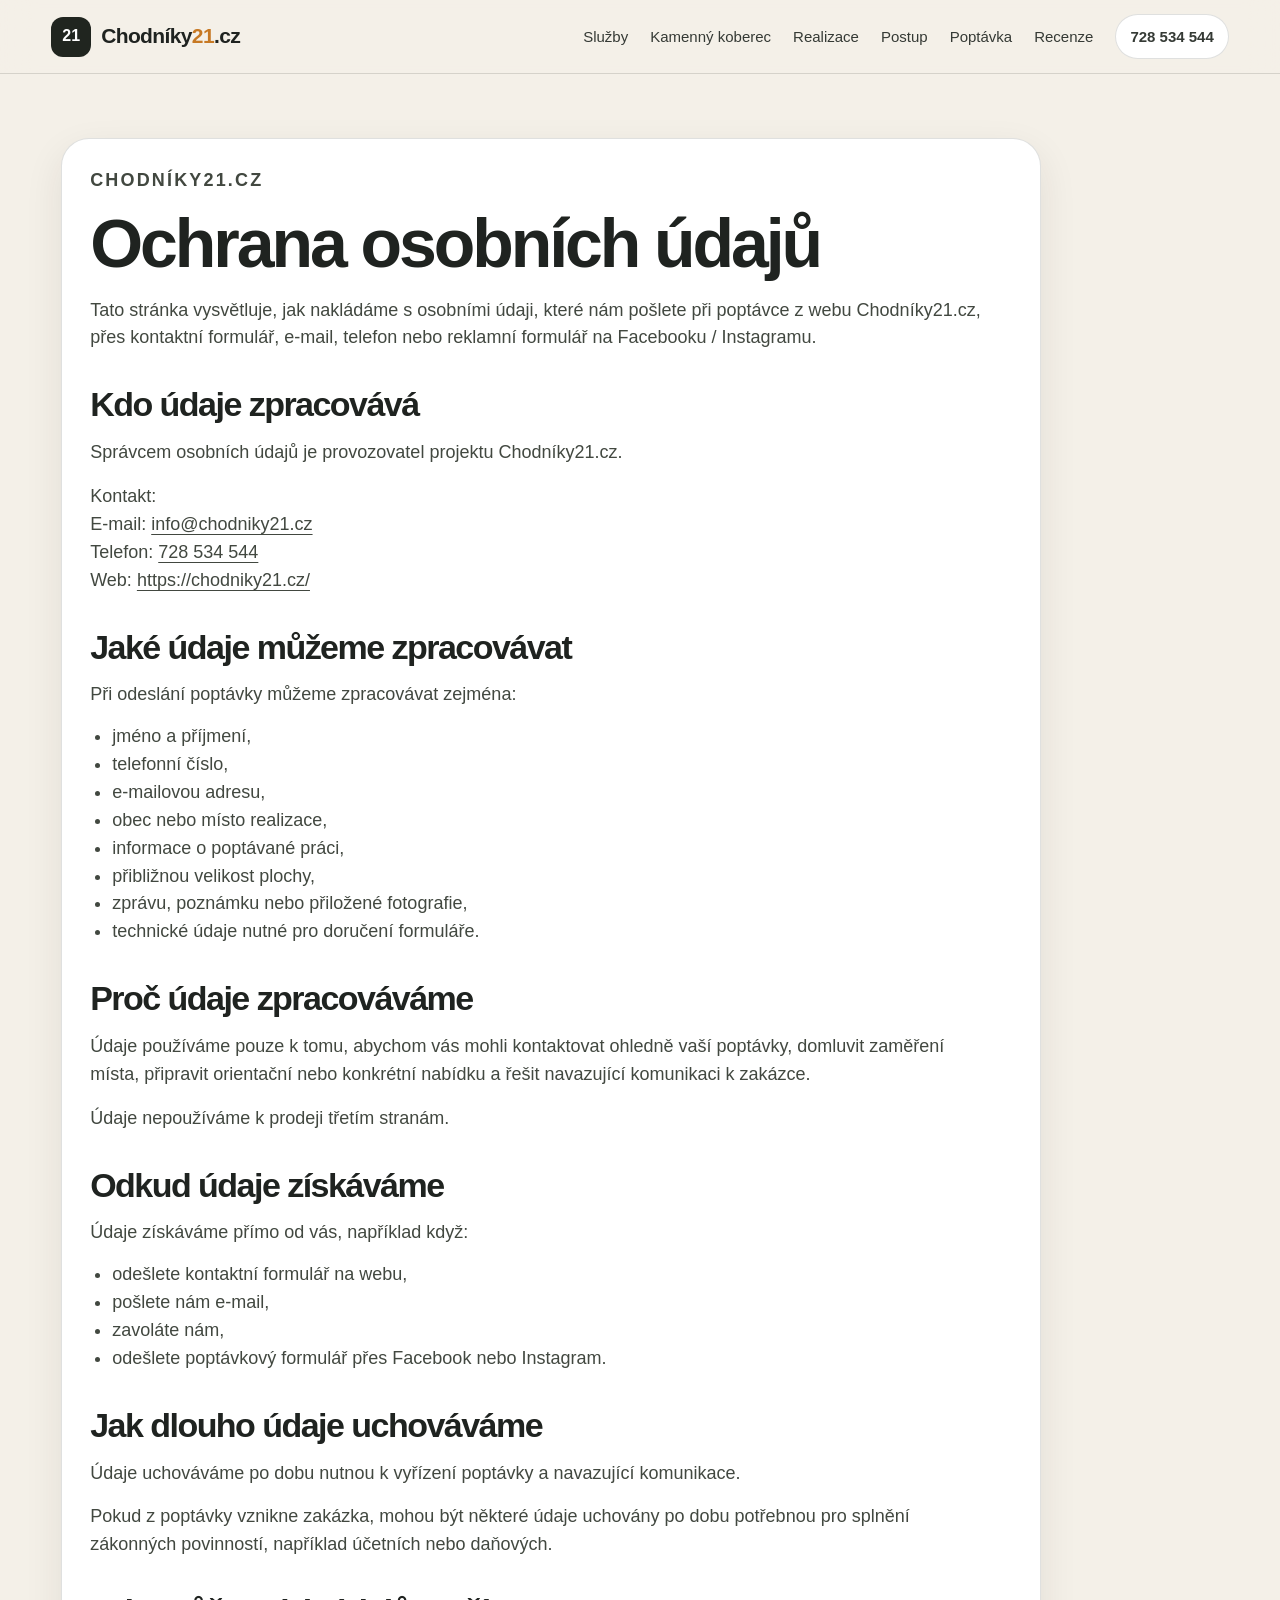
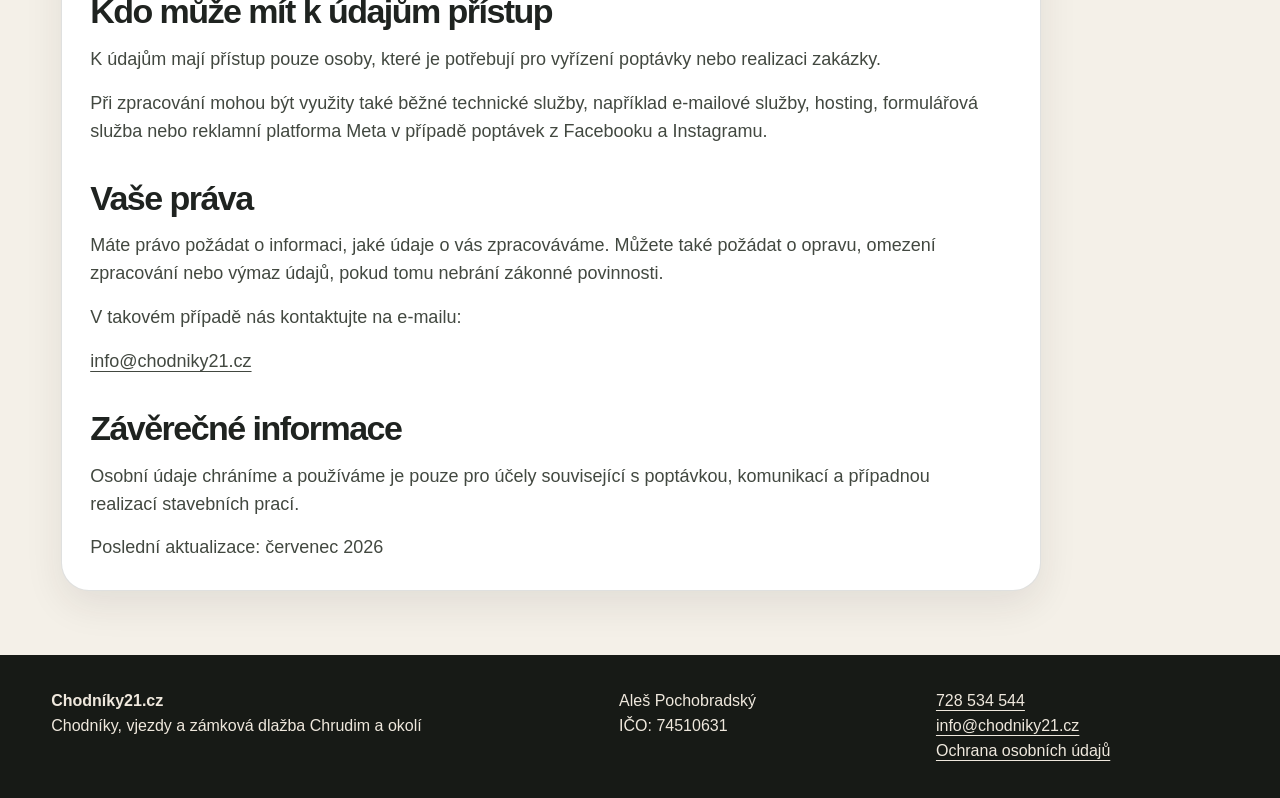
<file: ochrana-osobnich-udaju/index.html>
<!doctype html>
<html lang="cs">
<head>
  <meta charset="utf-8">
  <meta name="viewport" content="width=device-width, initial-scale=1">
  <meta http-equiv="Content-Security-Policy" content="upgrade-insecure-requests">
  <title>Ochrana osobních údajů | Chodníky21</title>
  <meta name="description" content="Informace o zpracování osobních údajů při odeslání poptávky přes web Chodníky21.cz nebo reklamní formulář.">
  <link rel="canonical" href="https://chodniky21.cz/ochrana-osobnich-udaju/">
  <link rel="icon" href="../assets/img/hero.png">
  <link rel="stylesheet" href="../assets/css/style.css">
</head>
<body>
  <header class="site-header">
    <a class="brand" href="/" aria-label="Chodníky21.cz domů">
      <span class="brand-mark">21</span>
      <span>Chodníky<span>21</span>.cz</span>
    </a>
    <nav class="nav" aria-label="Hlavní navigace">
      <a href="/#sluzby">Služby</a>
      <a href="/kamenny-koberec/">Kamenný koberec</a>
      <a href="/#realizace">Realizace</a>
      <a href="/#postup">Postup</a>
      <a href="/#poptavka">Poptávka</a>
      <a href="/#recenze">Recenze</a>
      <a class="nav-call" href="tel:+420728534544">728 534 544</a>
    </nav>
  </header>

  <main>
    <section class="section legal-page">
      <div class="advice-card">
        <div>
          <p class="eyebrow">Chodníky21.cz</p>
          <h1>Ochrana osobních údajů</h1>
          <p>Tato stránka vysvětluje, jak nakládáme s osobními údaji, které nám pošlete při poptávce z webu Chodníky21.cz, přes kontaktní formulář, e-mail, telefon nebo reklamní formulář na Facebooku / Instagramu.</p>

          <h2>Kdo údaje zpracovává</h2>
          <p>Správcem osobních údajů je provozovatel projektu Chodníky21.cz.</p>
          <p>Kontakt:<br>
          E-mail: <a href="mailto:info@chodniky21.cz">info@chodniky21.cz</a><br>
          Telefon: <a href="tel:+420728534544">728 534 544</a><br>
          Web: <a href="https://chodniky21.cz/">https://chodniky21.cz/</a></p>

          <h2>Jaké údaje můžeme zpracovávat</h2>
          <p>Při odeslání poptávky můžeme zpracovávat zejména:</p>
          <ul>
            <li>jméno a příjmení,</li>
            <li>telefonní číslo,</li>
            <li>e-mailovou adresu,</li>
            <li>obec nebo místo realizace,</li>
            <li>informace o poptávané práci,</li>
            <li>přibližnou velikost plochy,</li>
            <li>zprávu, poznámku nebo přiložené fotografie,</li>
            <li>technické údaje nutné pro doručení formuláře.</li>
          </ul>

          <h2>Proč údaje zpracováváme</h2>
          <p>Údaje používáme pouze k tomu, abychom vás mohli kontaktovat ohledně vaší poptávky, domluvit zaměření místa, připravit orientační nebo konkrétní nabídku a řešit navazující komunikaci k zakázce.</p>
          <p>Údaje nepoužíváme k prodeji třetím stranám.</p>

          <h2>Odkud údaje získáváme</h2>
          <p>Údaje získáváme přímo od vás, například když:</p>
          <ul>
            <li>odešlete kontaktní formulář na webu,</li>
            <li>pošlete nám e-mail,</li>
            <li>zavoláte nám,</li>
            <li>odešlete poptávkový formulář přes Facebook nebo Instagram.</li>
          </ul>

          <h2>Jak dlouho údaje uchováváme</h2>
          <p>Údaje uchováváme po dobu nutnou k vyřízení poptávky a navazující komunikace.</p>
          <p>Pokud z poptávky vznikne zakázka, mohou být některé údaje uchovány po dobu potřebnou pro splnění zákonných povinností, například účetních nebo daňových.</p>

          <h2>Kdo může mít k údajům přístup</h2>
          <p>K údajům mají přístup pouze osoby, které je potřebují pro vyřízení poptávky nebo realizaci zakázky.</p>
          <p>Při zpracování mohou být využity také běžné technické služby, například e-mailové služby, hosting, formulářová služba nebo reklamní platforma Meta v případě poptávek z Facebooku a Instagramu.</p>

          <h2>Vaše práva</h2>
          <p>Máte právo požádat o informaci, jaké údaje o vás zpracováváme. Můžete také požádat o opravu, omezení zpracování nebo výmaz údajů, pokud tomu nebrání zákonné povinnosti.</p>
          <p>V takovém případě nás kontaktujte na e-mailu:</p>
          <p><a href="mailto:info@chodniky21.cz">info@chodniky21.cz</a></p>

          <h2>Závěrečné informace</h2>
          <p>Osobní údaje chráníme a používáme je pouze pro účely související s poptávkou, komunikací a případnou realizací stavebních prací.</p>
          <p>Poslední aktualizace: červenec 2026</p>
        </div>
      </div>
    </section>
  </main>

  <footer class="footer">
    <div>
      <strong>Chodníky21.cz</strong><br>
      Chodníky, vjezdy a zámková dlažba Chrudim a okolí
    </div>
    <div>
      Aleš Pochobradský<br>
      IČO: 74510631
    </div>
    <div>
      <a href="tel:+420728534544">728 534 544</a><br>
      <a href="mailto:info@chodniky21.cz">info@chodniky21.cz</a><br>
      <a href="/ochrana-osobnich-udaju/">Ochrana osobních údajů</a>
    </div>
  </footer>
</body>
</html>
</file>
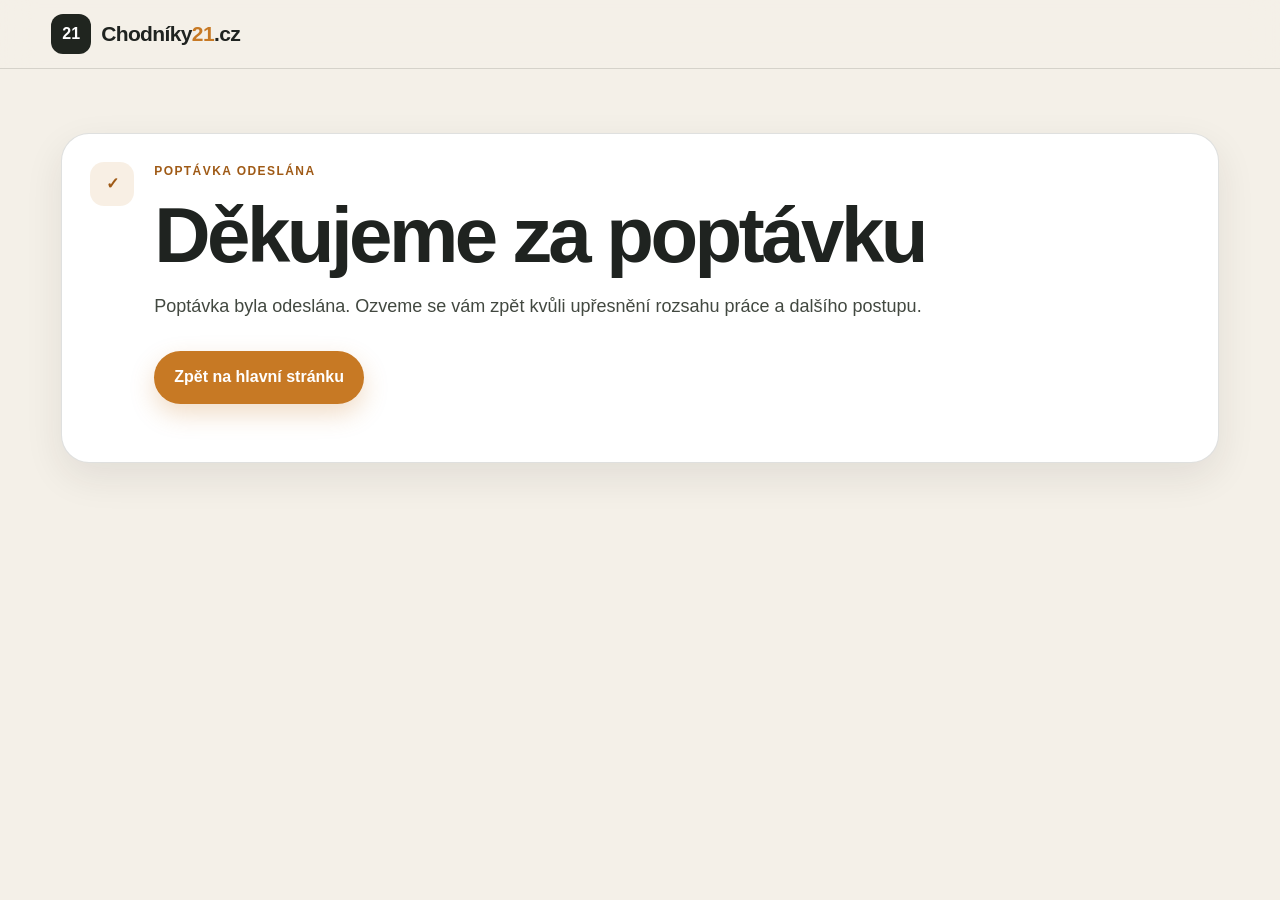
<file: dekujeme.html>
<!doctype html>
<html lang="cs">
<head>
  <meta charset="utf-8">
  <meta name="viewport" content="width=device-width, initial-scale=1">
  <title>Děkujeme za poptávku | Chodníky21.cz</title>
  <meta name="robots" content="noindex, follow">
  <link rel="canonical" href="https://chodniky21.cz/dekujeme.html">
  <link rel="icon" href="assets/img/hero.png">
  <link rel="stylesheet" href="assets/css/style.css">
</head>
<body>
  <header class="site-header">
    <a class="brand" href="/" aria-label="Chodníky21.cz domů">
      <span class="brand-mark">21</span>
      <span>Chodníky<span>21</span>.cz</span>
    </a>
  </header>

  <main>
    <section class="section thanks-section">
      <div class="advice-card">
        <div class="advice-mark" aria-hidden="true">✓</div>
        <div>
          <p class="eyebrow">Poptávka odeslána</p>
          <h1>Děkujeme za poptávku</h1>
          <p>Poptávka byla odeslána. Ozveme se vám zpět kvůli upřesnění rozsahu práce a dalšího postupu.</p>
          <div class="hero-actions">
            <a class="btn btn-primary" href="/">Zpět na hlavní stránku</a>
          </div>
        </div>
      </div>
    </section>
  </main>
</body>
</html>
</file>
<file: assets/css/style.css>
:root{
  --bg:#f4f0e8;
  --paper:#fffaf0;
  --text:#1f2320;
  --muted:#656b63;
  --dark:#20251f;
  --accent:#c77924;
  --accent-dark:#9f5a16;
  --line:rgba(31,35,32,.14);
  --shadow:0 22px 60px rgba(30,30,25,.14);
  --radius:24px;
}
*{box-sizing:border-box}
html{scroll-behavior:smooth}
body{margin:0;font-family:Arial,Helvetica,sans-serif;background:var(--bg);color:var(--text);line-height:1.55}
a{color:inherit;text-decoration:none}
img{max-width:100%;display:block}
.site-header{position:sticky;top:0;z-index:20;display:flex;align-items:center;justify-content:space-between;gap:24px;padding:14px clamp(18px,4vw,54px);background:rgba(244,240,232,.88);backdrop-filter:blur(16px);border-bottom:1px solid var(--line)}
.brand{display:flex;align-items:center;gap:10px;font-weight:800;letter-spacing:-.03em;font-size:21px}.brand span span{color:var(--accent)}
.brand-mark{display:grid;place-items:center;width:40px;height:40px;border-radius:12px;background:var(--dark);color:#fff;font-size:16px;letter-spacing:0}
.nav{display:flex;align-items:center;gap:22px;font-size:15px;color:#353a35}.nav a:hover{color:var(--accent-dark)}.nav-call{padding:10px 14px;border-radius:999px;background:#fff;border:1px solid var(--line);font-weight:700}
.hero{display:grid;grid-template-columns:1.05fr .95fr;gap:34px;align-items:center;padding:clamp(34px,7vw,84px) clamp(18px,4vw,54px) 48px;max-width:1260px;margin:auto}.hero-content{padding:18px 0}.eyebrow{text-transform:uppercase;letter-spacing:.12em;font-size:12px;font-weight:800;color:var(--accent-dark);margin:0 0 12px}h1,h2,h3{line-height:1.08;margin:0;color:var(--text);letter-spacing:-.045em}h1{font-size:clamp(42px,7vw,78px)}h2{font-size:clamp(30px,4vw,48px)}h3{font-size:24px}.lead{font-size:clamp(18px,2vw,22px);color:#434840;max-width:680px;margin:24px 0 0}.hero-actions{display:flex;flex-wrap:wrap;gap:12px;margin:30px 0}.btn{display:inline-flex;align-items:center;justify-content:center;border:0;border-radius:999px;padding:14px 20px;font-weight:800;cursor:pointer;font-size:16px}.btn-primary{background:var(--accent);color:#fff;box-shadow:0 10px 24px rgba(199,121,36,.25)}.btn-primary:hover{background:var(--accent-dark)}.btn-secondary{background:#fff;border:1px solid var(--line);color:var(--text)}.trust-row{display:flex;flex-wrap:wrap;gap:10px}.trust-row span{background:rgba(255,255,255,.72);border:1px solid var(--line);padding:8px 12px;border-radius:999px;font-size:14px;color:#484d47}.hero-photo{border-radius:32px;overflow:hidden;box-shadow:var(--shadow);background:#ddd;min-height:520px}.hero-photo img{width:100%;height:100%;object-fit:cover;aspect-ratio:4/5}
.section{max-width:1260px;margin:0 auto;padding:64px clamp(18px,4vw,54px)}.intro{display:grid;grid-template-columns:.8fr 1.2fr;gap:28px;border-top:1px solid var(--line)}.intro p:last-child{font-size:20px;color:#424840;margin:0}.advice-section{padding-top:0;padding-bottom:34px}.services-section{padding-top:42px}.advice-card{display:grid;grid-template-columns:auto 1fr;gap:20px;align-items:start;background:#fff;border:1px solid var(--line);border-radius:28px;padding:28px;box-shadow:0 14px 38px rgba(40,37,30,.09)}.advice-mark{display:grid;place-items:center;width:44px;height:44px;border-radius:14px;background:rgba(199,121,36,.12);color:var(--accent-dark);font-weight:800}.advice-card h2{font-size:clamp(28px,3vw,42px)}.advice-card p:not(.eyebrow){max-width:900px;color:#424840;font-size:18px;margin:16px 0 0}.section-head{margin-bottom:24px}.cards{display:grid;grid-template-columns:repeat(4,1fr);gap:18px}.card{background:var(--paper);border:1px solid var(--line);border-radius:var(--radius);overflow:hidden;box-shadow:0 12px 30px rgba(40,37,30,.08)}.card img{height:240px;width:100%;object-fit:cover}.card div{padding:22px}.card p{color:var(--muted);margin:12px 0 0}.dark-band{display:grid;grid-template-columns:.75fr 1.25fr;gap:26px;align-items:center;background:var(--dark);color:#fff;border-radius:32px;margin-top:28px}.dark-band h2{color:#fff}.dark-band p:last-child{font-size:19px;margin:0;color:#e7dfd2}.gallery{display:grid;grid-template-columns:repeat(4,1fr);gap:14px}.gallery-item{position:relative;border:0;padding:0;background:none;border-radius:20px;overflow:hidden;cursor:pointer;min-height:260px;box-shadow:0 10px 30px rgba(30,30,25,.12)}.gallery-item img{width:100%;height:100%;object-fit:cover;aspect-ratio:3/4;transition:transform .25s ease}.gallery-item:hover img{transform:scale(1.04)}.gallery-item span{position:absolute;left:12px;right:12px;bottom:12px;padding:9px 11px;border-radius:999px;background:rgba(255,250,240,.9);font-weight:800;font-size:14px;text-align:left}.steps ol{counter-reset:steps;display:grid;grid-template-columns:repeat(5,1fr);gap:14px;list-style:none;padding:0;margin:0}.steps li{counter-increment:steps;background:#fff;border:1px solid var(--line);border-radius:22px;padding:22px;min-height:190px}.steps li:before{content:counter(steps);display:grid;place-items:center;width:38px;height:38px;border-radius:50%;background:var(--dark);color:#fff;font-weight:800;margin-bottom:18px}.steps strong{display:block;font-size:18px;margin-bottom:8px}.steps span{color:var(--muted);font-size:15px}.contact-section{display:grid;grid-template-columns:.9fr 1.1fr;gap:30px;align-items:start}.contact-copy p{font-size:18px;color:#51564e}.contact-box{display:grid;gap:5px;margin-top:22px;background:var(--dark);color:#fff;border-radius:24px;padding:24px}.contact-box a{color:#fff;text-decoration:underline;text-underline-offset:4px}.form{background:#fff;border:1px solid var(--line);border-radius:28px;padding:24px;box-shadow:var(--shadow);display:grid;gap:14px}.form label{display:grid;gap:6px;font-weight:800;color:#343832}.form input,.form select,.form textarea{width:100%;border:1px solid rgba(31,35,32,.2);border-radius:14px;padding:13px 14px;font:inherit;background:#fbfaf7}.form textarea{resize:vertical}.form-note{font-size:13px;color:var(--muted);margin:0}.hidden{display:none}.footer{display:grid;grid-template-columns:1.3fr .7fr .7fr;gap:24px;padding:34px clamp(18px,4vw,54px);background:#171a16;color:#efe8dd}.footer a{text-decoration:underline;text-underline-offset:4px}.lightbox{position:fixed;inset:0;background:rgba(0,0,0,.86);z-index:50;place-items:center;padding:28px}.lightbox:not([hidden]){display:grid}.lightbox img{max-height:88vh;max-width:92vw;border-radius:18px;box-shadow:0 22px 80px rgba(0,0,0,.45)}.lightbox-close{position:absolute;top:18px;right:22px;width:46px;height:46px;border-radius:50%;border:0;background:#fff;font-size:30px;cursor:pointer}
.service-area p{font-size:20px;color:#424840;max-width:920px;margin:0}.service-area .local-phrases{font-size:15px;color:var(--muted);margin-top:16px}.faq-list{display:grid;grid-template-columns:repeat(3,1fr);gap:16px}.faq-list article{background:#fff;border:1px solid var(--line);border-radius:22px;padding:22px}.faq-list h3{font-size:20px}.faq-list p{color:var(--muted);margin:12px 0 0}
.related-services{padding-top:18px}.service-panels{display:grid;grid-template-columns:repeat(2,1fr);gap:18px}.service-panel,.cleaning-card{display:grid;grid-template-columns:auto 1fr;gap:18px;align-items:start;background:#fff;border:1px solid var(--line);border-radius:28px;padding:26px;box-shadow:0 12px 34px rgba(40,37,30,.08)}.service-icon{display:grid;place-items:center;width:44px;height:44px;border-radius:14px;background:rgba(199,121,36,.12);color:var(--accent-dark);font-weight:800}.service-panel p,.cleaning-card p:not(.eyebrow){color:#424840;margin:12px 0 0}.cleaning-section{padding-top:28px}.cleaning-card{max-width:980px}.cleaning-card h2{font-size:clamp(30px,4vw,46px)}
.reviews-section{padding-top:28px}.review-list{display:grid;grid-template-columns:1fr;gap:14px;max-width:980px}.review-card{background:#fff;border:1px solid var(--line);border-radius:22px;padding:24px;box-shadow:0 10px 28px rgba(40,37,30,.07)}.review-card p{font-size:18px;color:#424840;margin:0}.review-card span{display:block;margin-top:18px;color:var(--muted);font-size:14px;font-weight:800}.reviews-cta{display:flex;align-items:center;justify-content:space-between;gap:24px;background:var(--paper);border:1px solid var(--line);border-radius:28px;padding:28px;margin-top:18px;max-width:980px;box-shadow:0 12px 34px rgba(40,37,30,.08)}.reviews-cta p:not(.eyebrow){font-size:18px;color:#424840;max-width:760px;margin:14px 0 0}.reviews-cta .btn{flex:0 0 auto}
.legal-page .advice-card{display:block;max-width:980px}.legal-page h1{font-size:clamp(38px,6vw,68px)}.legal-page h2{font-size:clamp(24px,3vw,34px);margin-top:34px}.legal-page p,.legal-page li{font-size:18px;color:#424840}.legal-page a{text-decoration:underline;text-underline-offset:4px}.legal-page ul{margin:14px 0 0;padding-left:22px}.form-status{font-size:13px;color:#8b2f20;margin:0;font-weight:800}.form button:disabled{opacity:.72;cursor:wait}.stone-hero-visual{position:relative;display:grid;align-content:end;min-height:520px;border-radius:32px;overflow:hidden;box-shadow:var(--shadow);background:#ded1bd;padding:28px}.stone-hero-visual:before{content:"";position:absolute;inset:0;background:radial-gradient(circle at 18% 22%,rgba(255,250,240,.9) 0 6px,transparent 7px),radial-gradient(circle at 64% 28%,rgba(99,86,68,.58) 0 9px,transparent 10px),radial-gradient(circle at 32% 72%,rgba(181,130,73,.55) 0 12px,transparent 13px),radial-gradient(circle at 76% 78%,rgba(244,240,232,.82) 0 8px,transparent 9px),linear-gradient(135deg,#f0e8d8,#c9b08b 52%,#7f735f);background-size:74px 74px,96px 96px,118px 118px,86px 86px,100% 100%;filter:saturate(.95)}.stone-hero-visual:after{content:"";position:absolute;inset:0;background:linear-gradient(180deg,rgba(32,37,31,.04),rgba(32,37,31,.48))}.stone-texture{position:absolute;inset:22px;border:1px solid rgba(255,250,240,.38);border-radius:24px}.stone-visual-copy{position:relative;z-index:1;background:rgba(255,250,240,.9);border:1px solid rgba(31,35,32,.12);border-radius:24px;padding:22px;max-width:430px}.stone-visual-copy span{display:block;text-transform:uppercase;letter-spacing:.12em;font-size:12px;font-weight:800;color:var(--accent-dark);margin-bottom:8px}.stone-visual-copy strong{display:block;font-size:24px;line-height:1.12}.stone-visual-copy p{margin:12px 0 0;color:#424840}.stone-samples{display:grid;grid-template-columns:repeat(4,minmax(0,1fr));gap:12px;max-width:620px;margin:20px 0 4px}.stone-sample{min-height:82px;border-radius:18px;border:1px solid rgba(31,35,32,.14);box-shadow:inset 0 0 0 1px rgba(255,250,240,.45);background-size:46px 46px,58px 58px,100% 100%}.stone-sample-light{background-image:radial-gradient(circle at 18% 22%,#fff8e8 0 5px,transparent 6px),radial-gradient(circle at 64% 72%,#cdbd9d 0 7px,transparent 8px),linear-gradient(135deg,#efe5ce,#c8b58f)}.stone-sample-warm{background-image:radial-gradient(circle at 22% 30%,#d99a55 0 6px,transparent 7px),radial-gradient(circle at 70% 68%,#8f6844 0 8px,transparent 9px),linear-gradient(135deg,#e9c083,#b57a3c)}.stone-sample-grey{background-image:radial-gradient(circle at 25% 28%,#e0ded8 0 5px,transparent 6px),radial-gradient(circle at 70% 70%,#787c78 0 8px,transparent 9px),linear-gradient(135deg,#c9cbc5,#8b8d87)}.stone-sample-dark{background-image:radial-gradient(circle at 22% 28%,#a68d6b 0 5px,transparent 6px),radial-gradient(circle at 72% 68%,#3e3930 0 8px,transparent 9px),linear-gradient(135deg,#76664f,#2f2d28)}.mobile-cta{display:none}
@media (max-width:980px){.nav{display:none}.hero,.intro,.dark-band,.contact-section{grid-template-columns:1fr}.hero-photo,.stone-hero-visual{min-height:360px}.cards{grid-template-columns:repeat(2,1fr)}.gallery{grid-template-columns:repeat(2,1fr)}.steps ol{grid-template-columns:repeat(2,1fr)}.faq-list{grid-template-columns:1fr}.footer{grid-template-columns:1fr}}
@media (max-width:980px){.mobile-cta{position:fixed;left:0;right:0;bottom:0;z-index:30;display:flex;justify-content:center;padding:10px 14px calc(10px + env(safe-area-inset-bottom));background:rgba(244,240,232,.9);backdrop-filter:blur(16px);border-top:1px solid var(--line);transform:translateY(110%);opacity:0;pointer-events:none;transition:transform .22s ease,opacity .22s ease}.mobile-cta.is-visible{transform:translateY(0);opacity:1;pointer-events:auto}.mobile-cta .btn{width:min(100%,420px);padding:13px 18px;box-shadow:0 10px 24px rgba(30,30,25,.16)}body.has-mobile-cta{padding-bottom:82px}}
@media (max-width:620px){.site-header{padding:8px 14px}.brand{font-size:17px;gap:8px}.brand-mark{width:34px;height:34px;border-radius:10px;font-size:14px}.hero{padding-top:34px}.hero-photo{min-height:300px;border-radius:24px}.stone-samples{grid-template-columns:repeat(2,1fr)}h1{font-size:36px}.advice-section{padding-bottom:24px}.services-section{padding-top:34px}.advice-card,.service-panel,.cleaning-card{grid-template-columns:1fr;padding:22px}.reviews-cta{display:grid;padding:22px}.reviews-cta .btn{width:100%}.cards,.gallery,.steps ol,.service-panels,.review-list{grid-template-columns:1fr}.card img{height:260px}.gallery-item{min-height:320px}.section{padding:46px 16px}.hero-actions .btn{width:100%}.dark-band{border-radius:24px}.footer{font-size:14px}}
.stone-hero-photo{background:#c9b08b}.stone-hero-photo:before{z-index:1;background:linear-gradient(180deg,rgba(244,240,232,.02),rgba(32,37,31,.12))}.stone-hero-photo:after{z-index:1;background:linear-gradient(90deg,rgba(244,240,232,.06),rgba(32,37,31,.08))}.stone-hero-img{position:absolute;inset:0;width:100%;height:100%;object-fit:cover;filter:saturate(1.06) brightness(1.04)}.stone-hero-photo .stone-texture{z-index:2;border-color:rgba(255,250,240,.28)}.stone-hero-photo .stone-visual-copy{z-index:3}.stone-sample-card{margin:0;background:#fff;border:1px solid var(--line);border-radius:20px;overflow:hidden;box-shadow:0 10px 26px rgba(40,37,30,.08)}.stone-sample-card img{width:100%;height:190px;object-fit:cover}.stone-sample-card figcaption{padding:12px 14px;color:#424840;font-size:14px;font-weight:800}@media (max-width:620px){.stone-samples{grid-template-columns:1fr}.stone-sample-card img{height:210px}}
</file>
